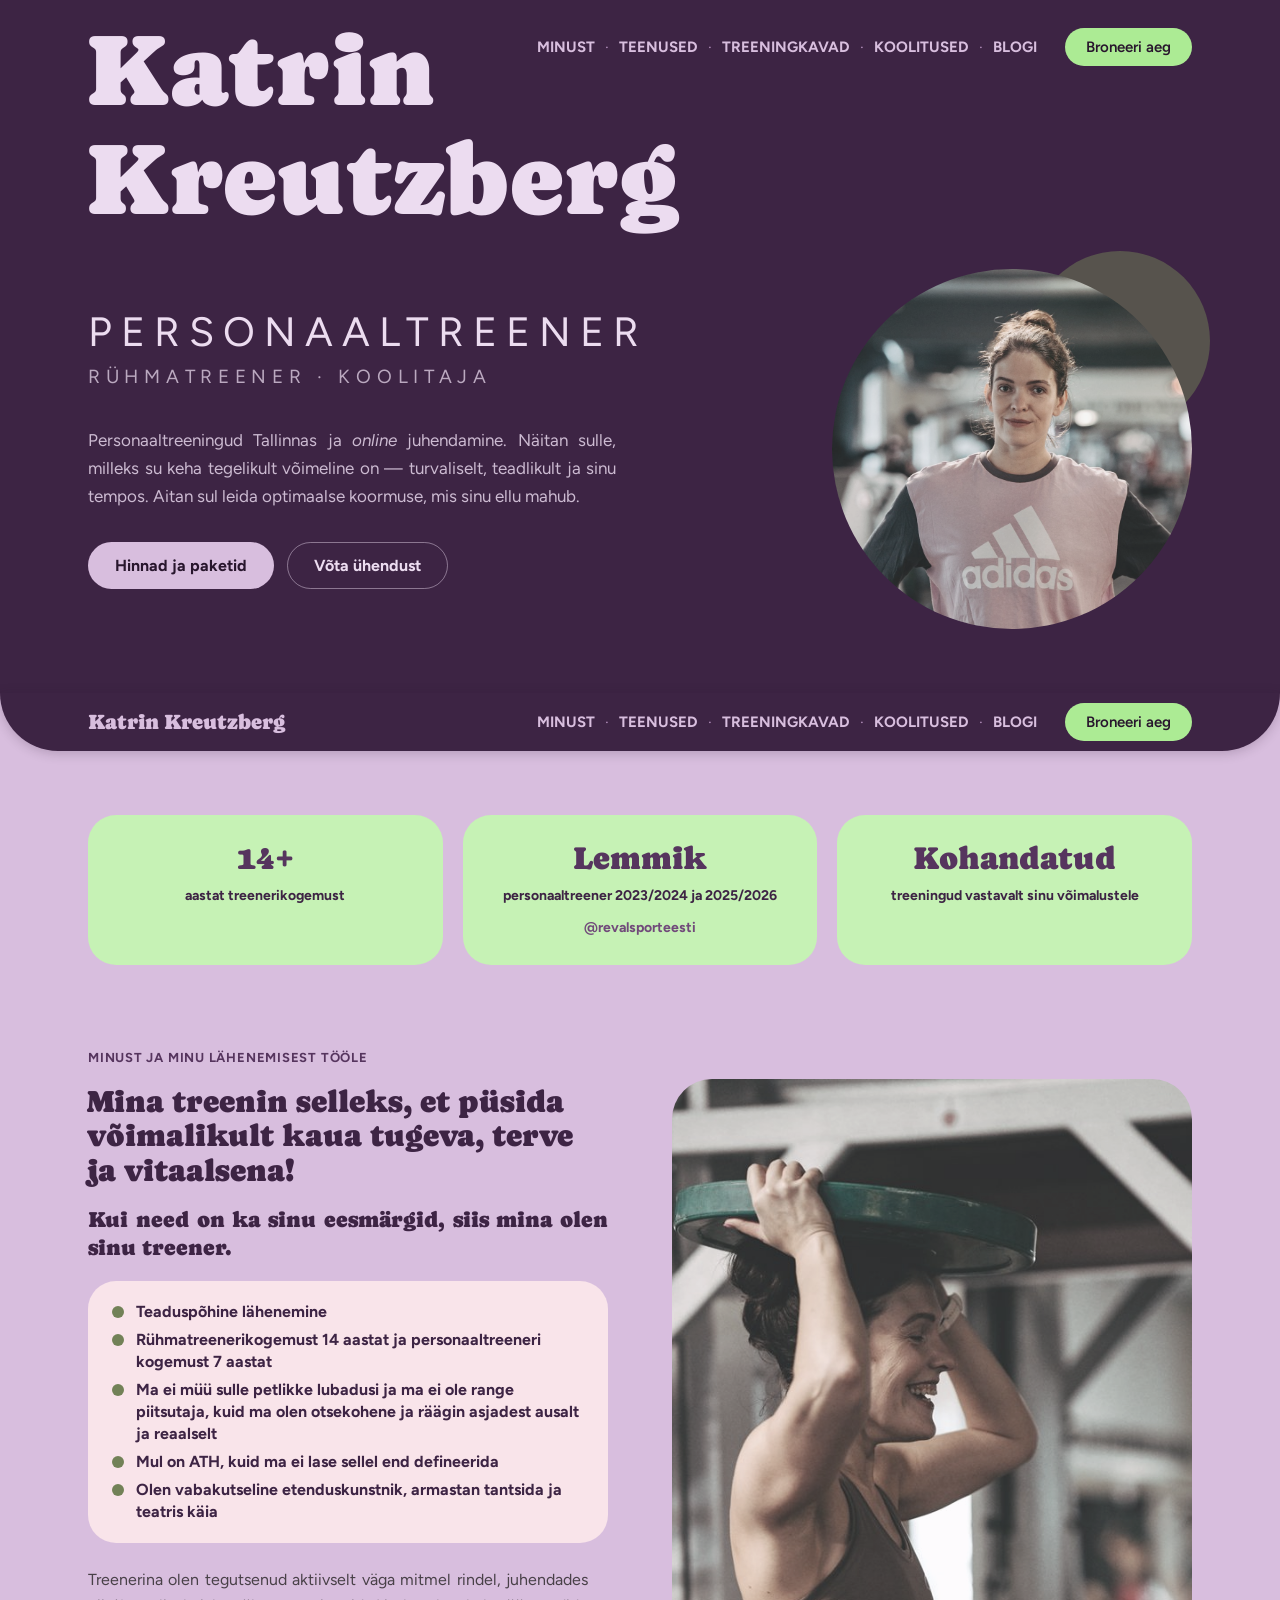
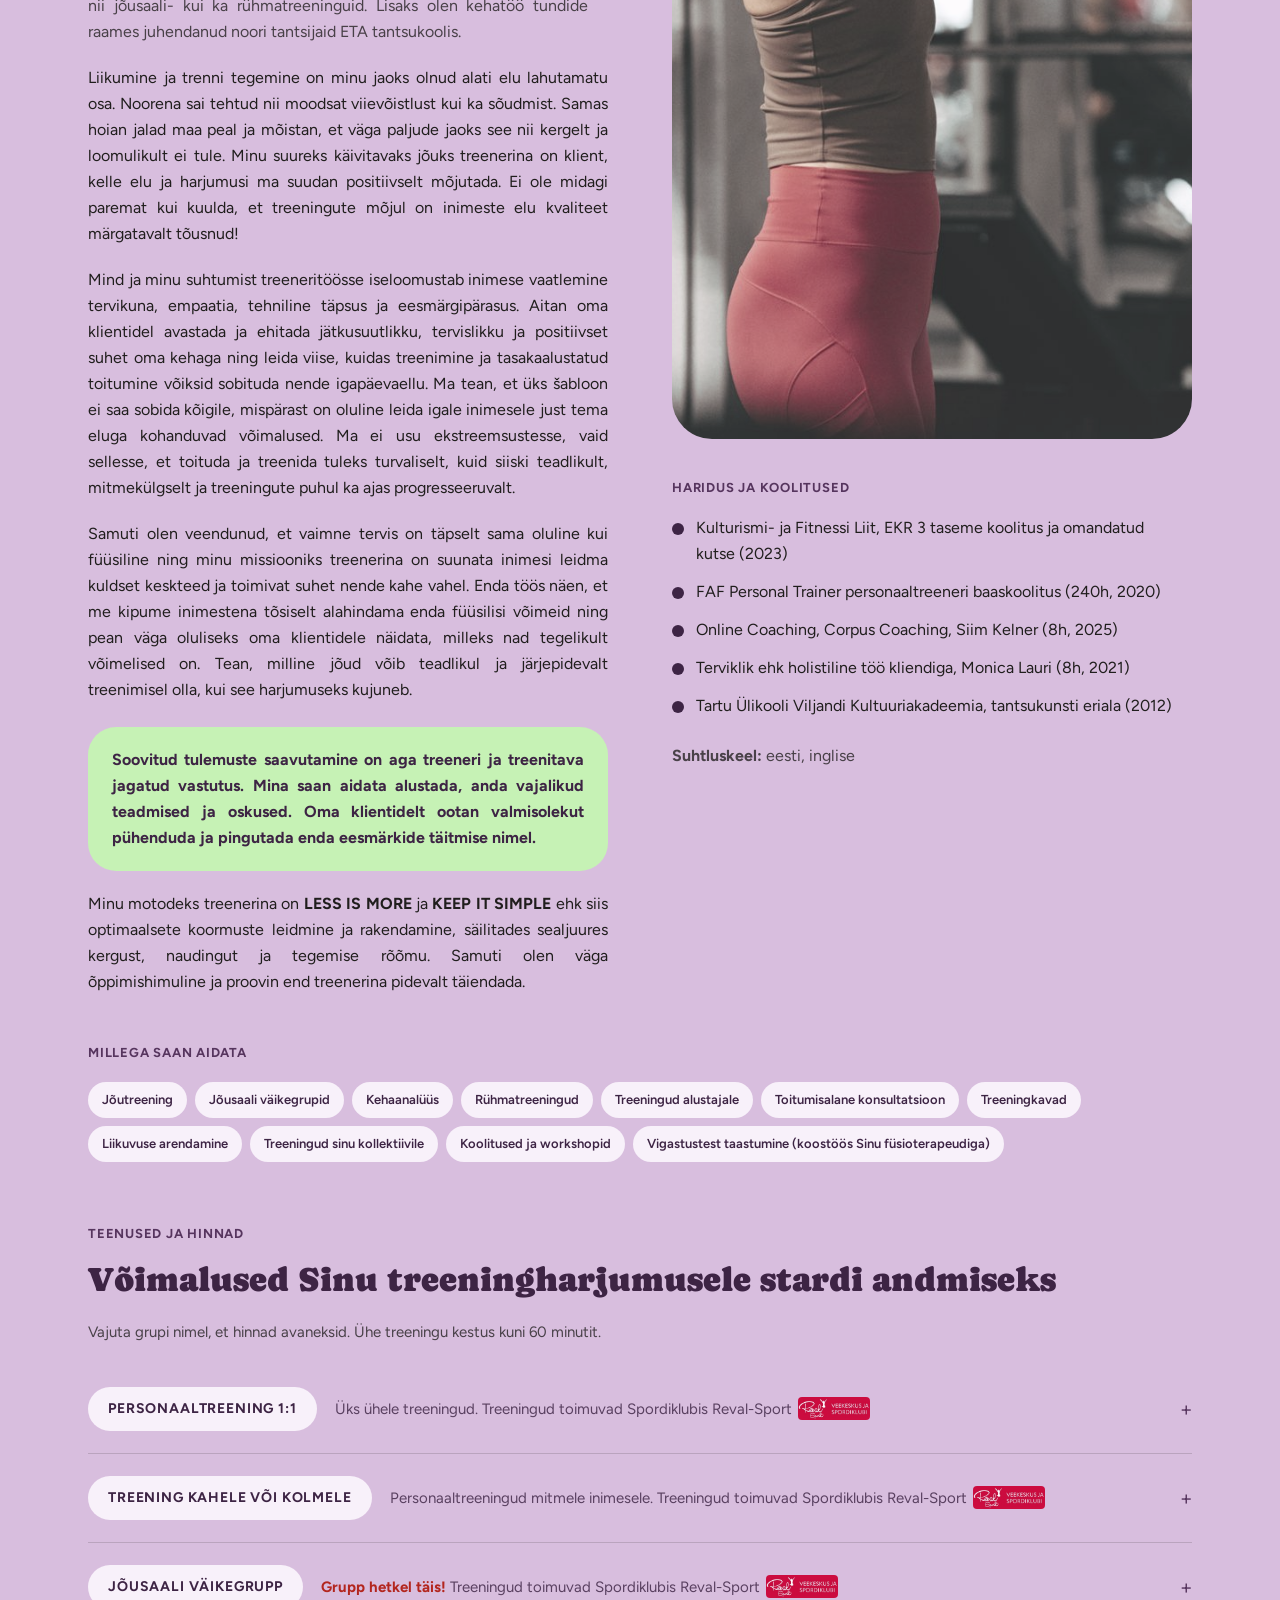
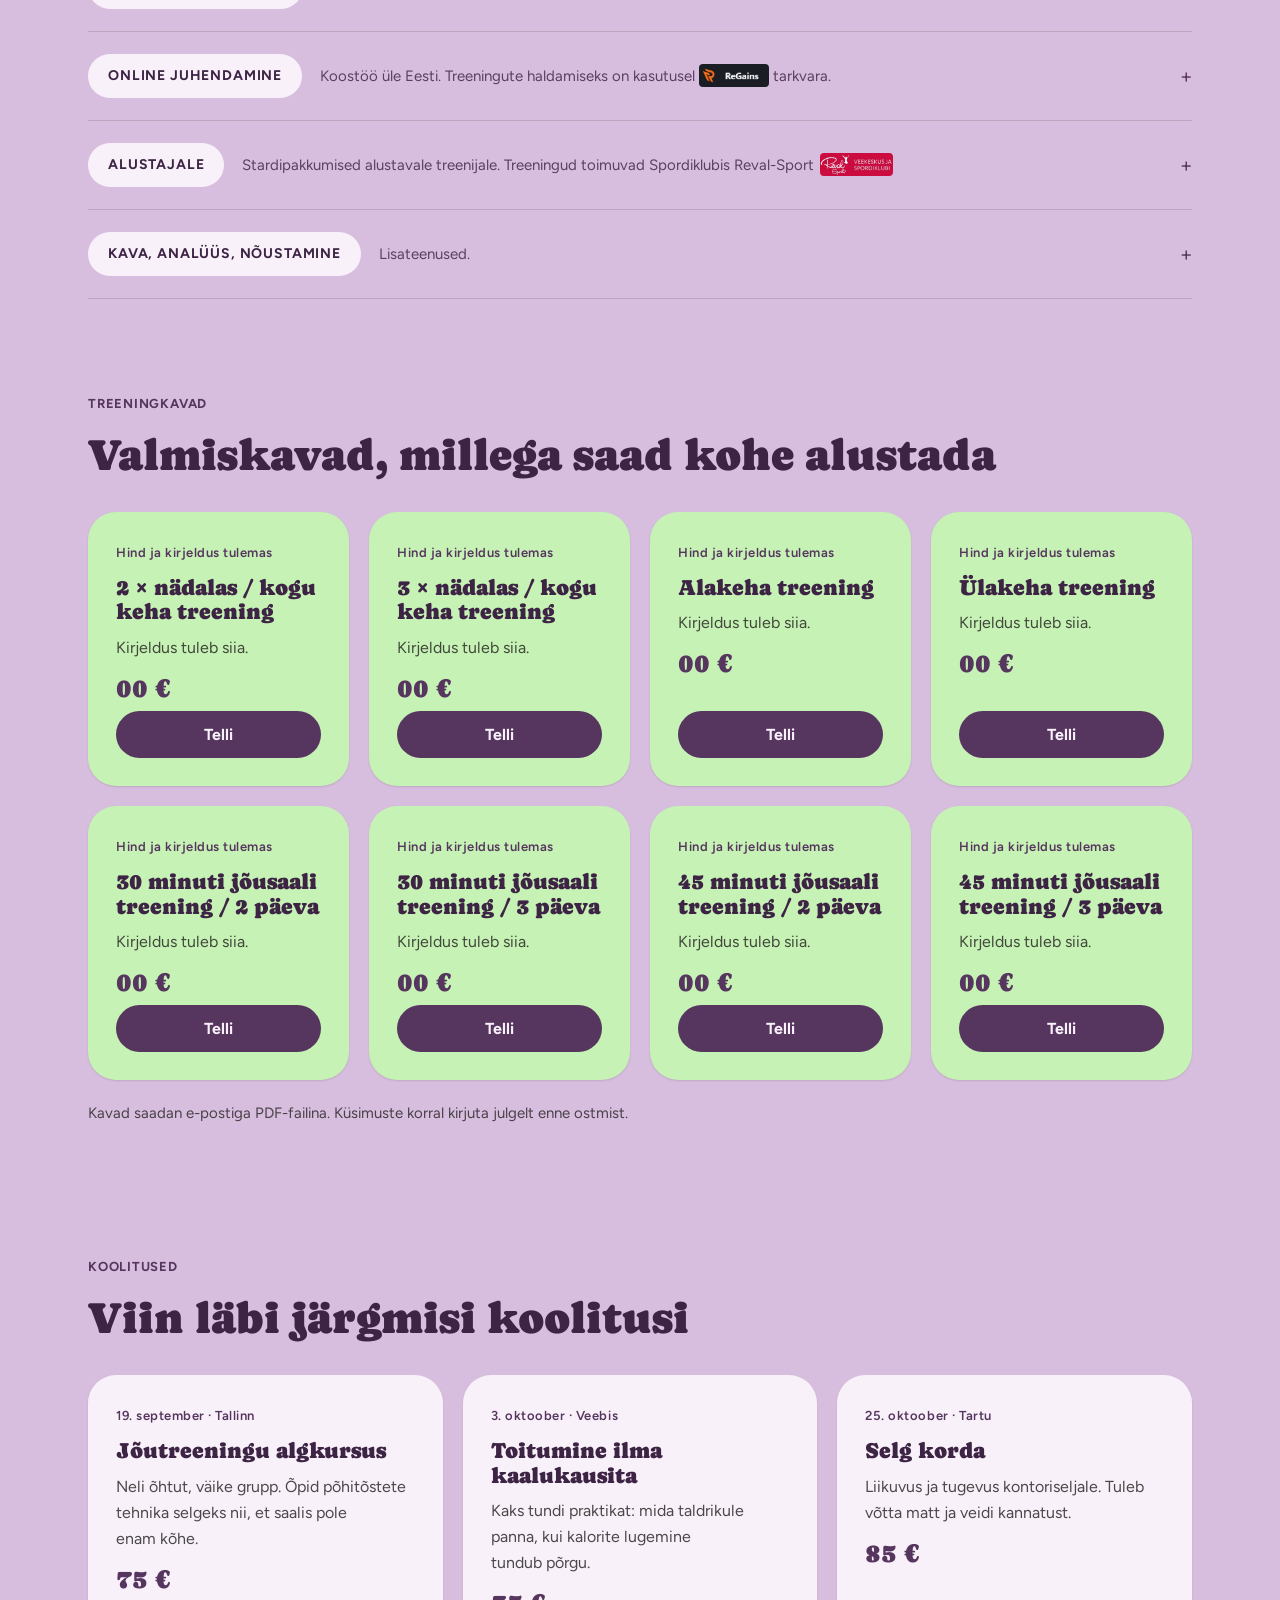
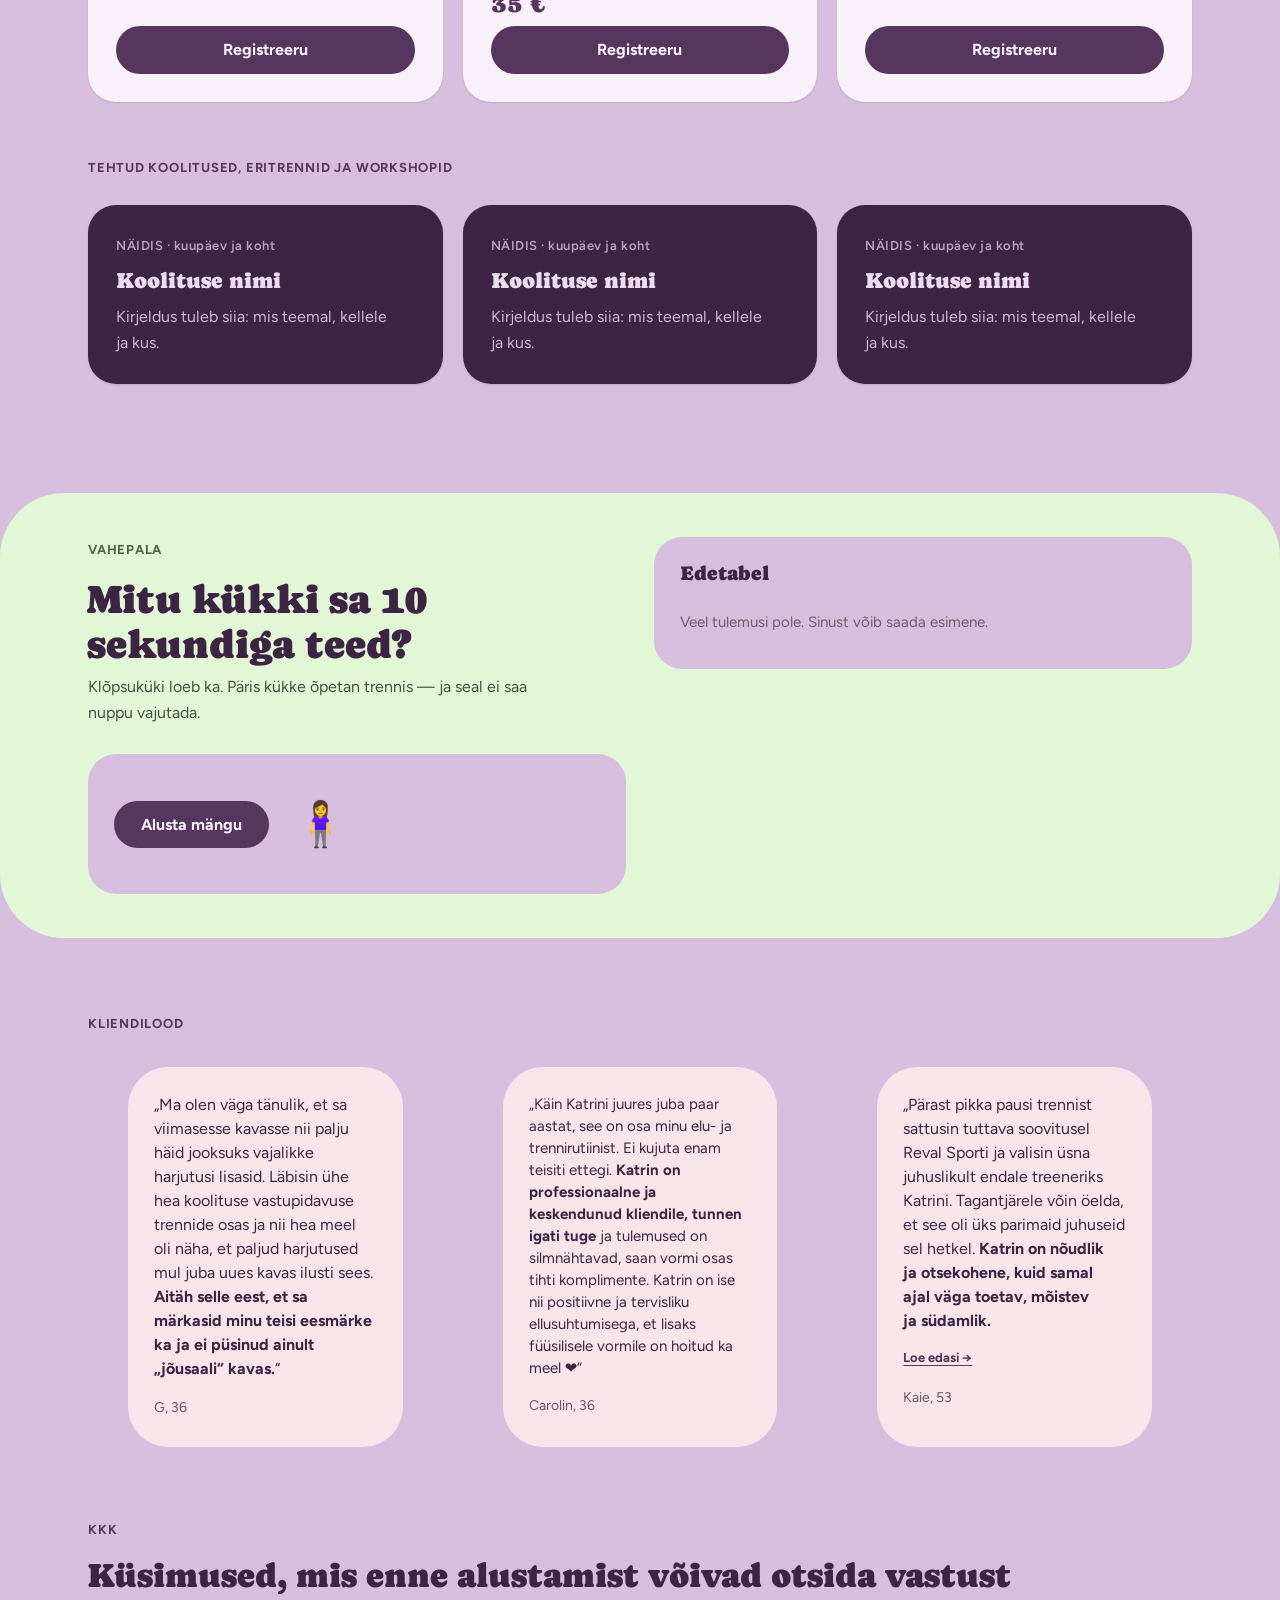
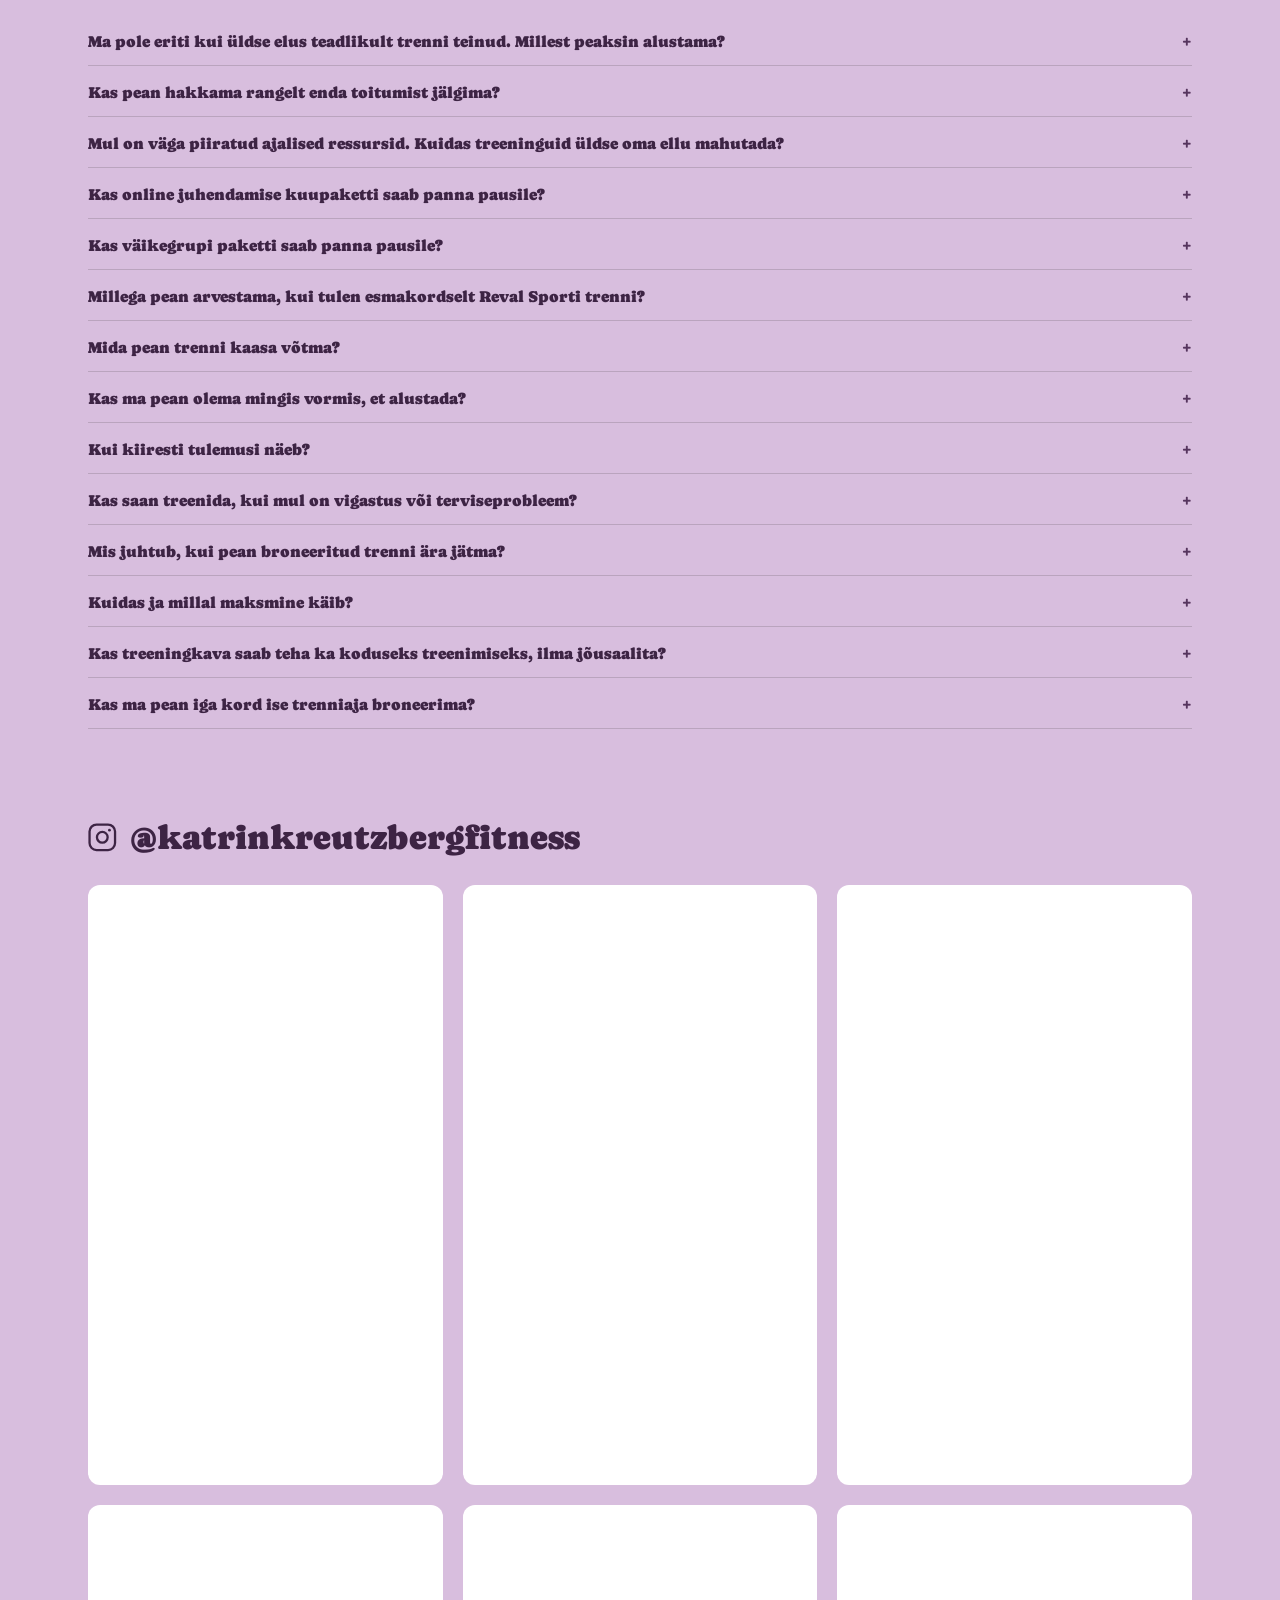
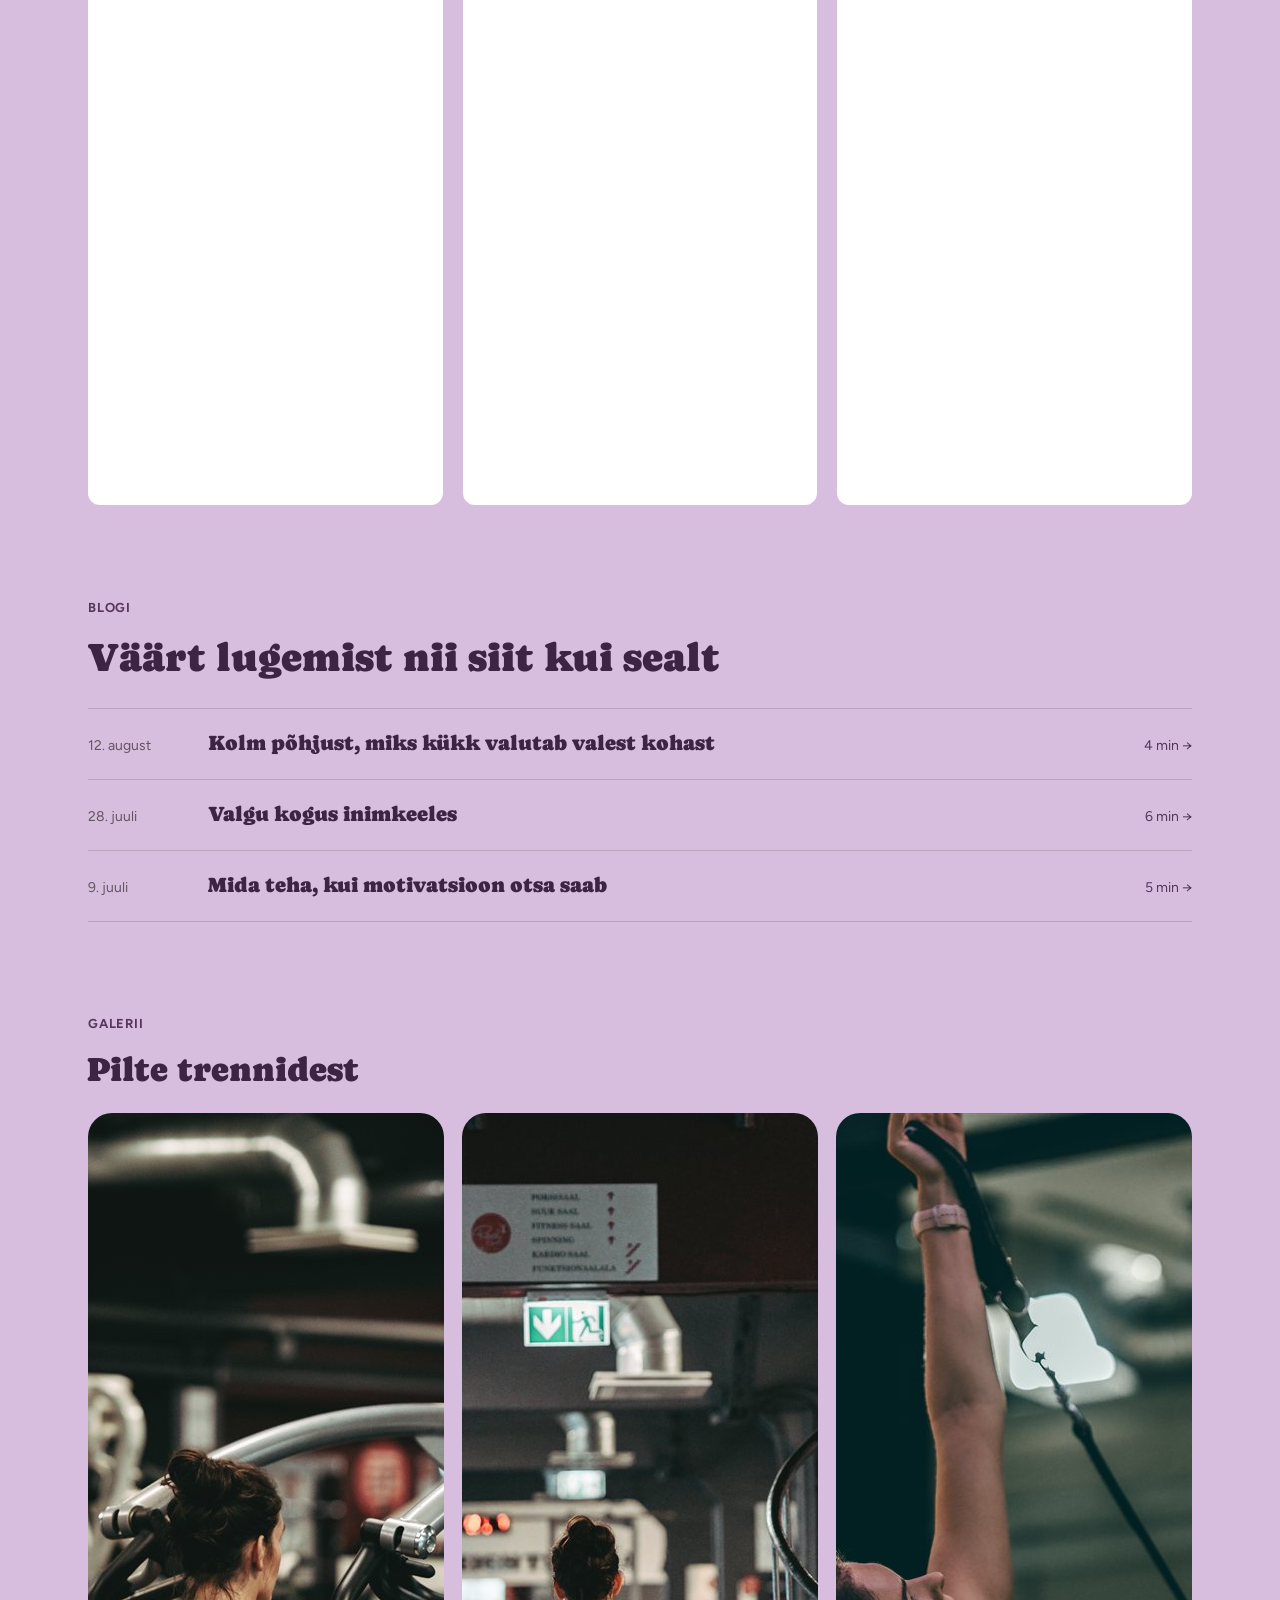
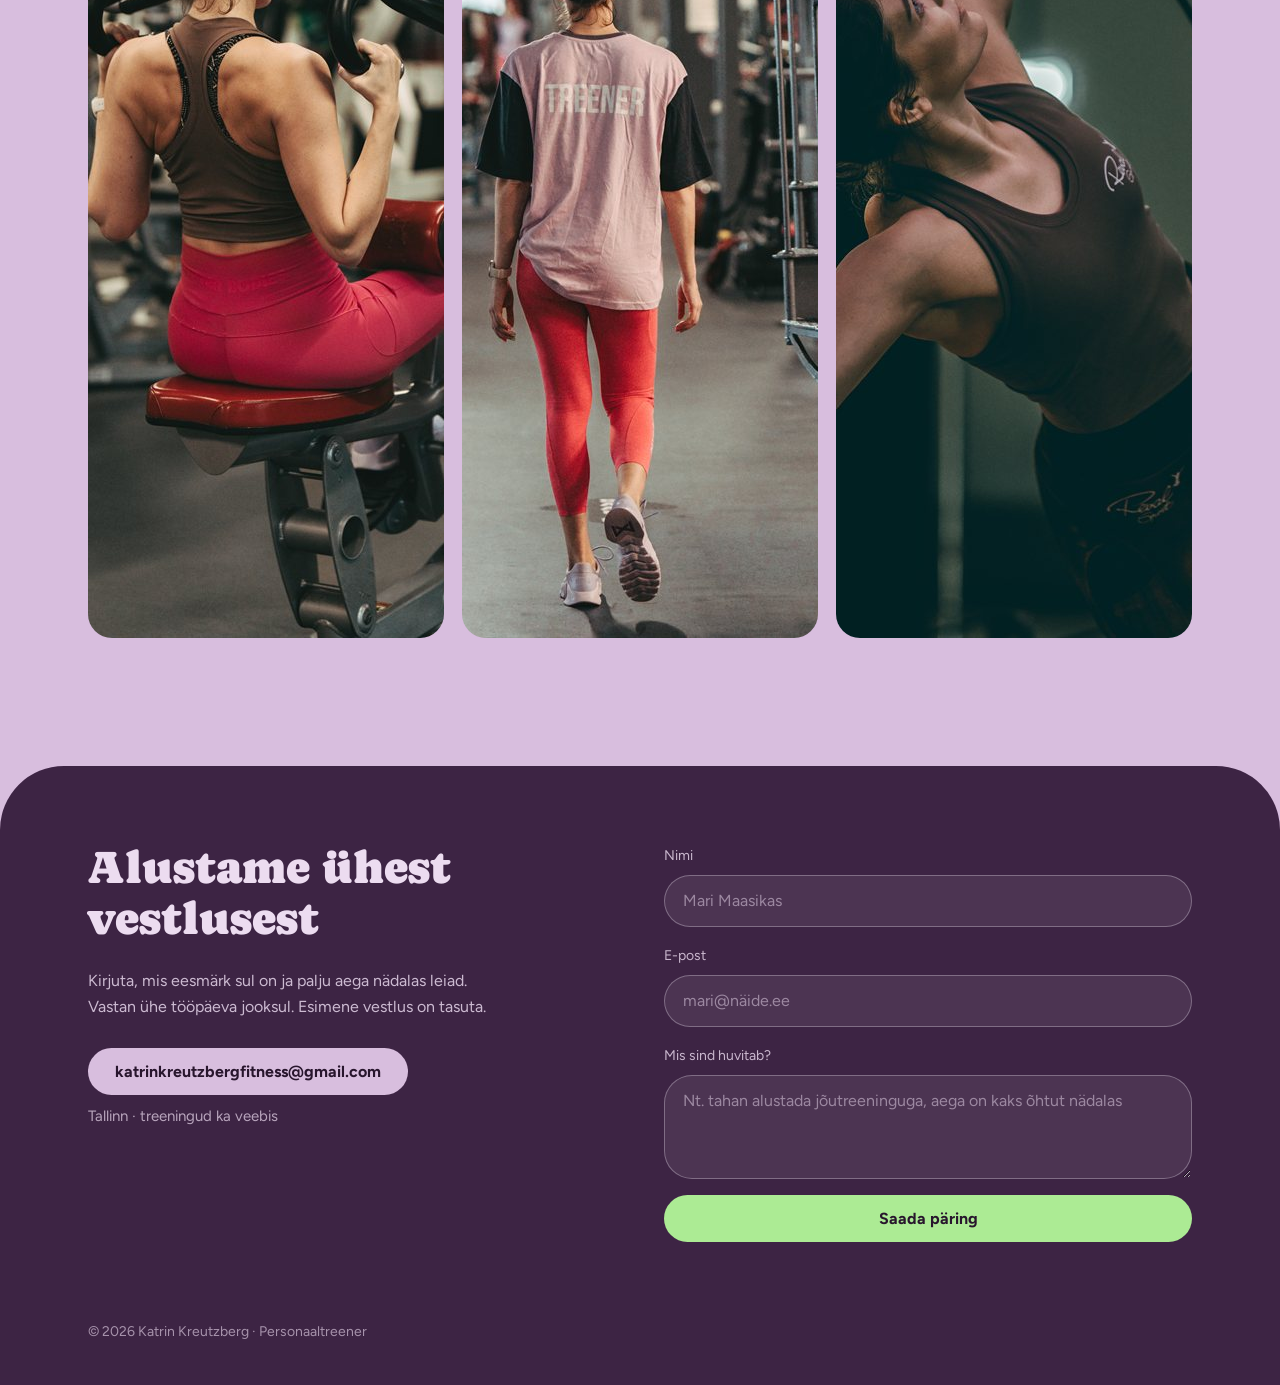
<file: index.html>
<!DOCTYPE html>
<html lang="et">
<head>
<meta charset="UTF-8">
<meta name="viewport" content="width=device-width, initial-scale=1.0">
<title>Katrin Kreutzberg — personaaltreener ja koolitaja</title>
<meta name="description" content="Personaal- ja rühmatreeningud Tallinnas, online juhendamine ja treeningkavad. 14+ aastat kogemust. Teaduspõhine lähenemine inimlikus tempos.">
<meta property="og:title" content="Katrin Kreutzberg - Personaaltreener, koolitaja">
<meta property="og:description" content="Jõukohased treeningud, turvaliselt ja teadlikult.">
<meta property="og:type" content="website">
<meta property="og:url" content="https://katrinkreutzberg.ee/">
<meta property="og:image" content="https://katrinkreutzberg.ee/img/jagamispilt.jpg">
<meta property="og:image:width" content="1200">
<meta property="og:image:height" content="630">
<meta property="og:image:alt" content="Katrin Kreutzberg jõusaalis">
<meta name="twitter:card" content="summary_large_image">
<link rel="preconnect" href="https://fonts.googleapis.com">
<link rel="preconnect" href="https://fonts.gstatic.com" crossorigin>
<link href="https://fonts.googleapis.com/css2?family=Caprasimo&family=Figtree:wght@400;600;700&display=swap" rel="stylesheet">
<link rel="stylesheet" href="style.css?v=141">
</head>
<body>

<!-- ═══ HERO ═══ -->
<section class="hero dark" id="ules">
  <nav class="nav">
    <h1 class="nav-title"><a href="index.html" style="text-decoration:none;color:inherit">Katrin Kreutzberg</a></h1>
    <div class="nav-links">
      <a href="#minust">Minust</a>
      <a href="#teenused">Teenused</a>
      <a href="#treeningkavad">Treeningkavad</a>
      <a href="#koolitused">Koolitused</a>
      <a href="#blogi">Blogi</a>
      <a href="#kontakt" class="btn btn-green btn-sm">Broneeri aeg</a>
    </div>
  </nav>
  <div class="hero-grid">
    <div>
      <p class="hero-role">Personaaltreener</p>
      <p class="hero-role-sub">Rühmatreener · Koolitaja</p>
      <p class="lead muted" style="max-width:48ch;margin-top:36px;text-align:justify;hyphens:auto">Personaaltreeningud Tallinnas ja <em>online</em> juhendamine. Näitan sulle, milleks su keha tegelikult võimeline on — turvaliselt, teadlikult ja sinu tempos. Aitan sul leida optimaalse koormuse, mis sinu ellu mahub.</p>
      <div class="row">
        <a href="#teenused" class="btn btn-light">Hinnad ja paketid</a>
        <a href="#kontakt" class="btn" style="border-color:rgba(236,220,240,.45);color:#ecdcf0">Võta ühendust</a>
      </div>
    </div>
    <div class="hero-photo">
      <figure class="washed">
        <img class="ph" src="img/katrin-portree.jpg?v=2" alt="Katrin Kreutzberg, personaaltreener" width="800" height="800">
      </figure>
    </div>
  </div>
</section>

<!-- ═══ KERIMISEL PÜSIV MENÜÜRIBA ═══ -->
<div class="stickybar">
  <div class="stickybar-inner">
    <a class="stickybar-name" href="#ules">Katrin Kreutzberg</a>
    <div class="nav-links">
      <a href="#minust">Minust</a>
      <a href="#teenused">Teenused</a>
      <a href="#treeningkavad">Treeningkavad</a>
      <a href="#koolitused">Koolitused</a>
      <a href="#blogi">Blogi</a>
      <a href="#kontakt" class="btn btn-green btn-sm">Broneeri aeg</a>
    </div>
  </div>
</div>

<div class="wrap">

  <!-- ═══ NUMBRID ═══ -->
  <section class="section stats">
    <div class="stat"><b>14+</b><span>aastat treenerikogemust</span></div>
    <div class="stat"><b>Lemmik</b><span>personaaltreener 2023/2024 ja 2025/2026<br><a class="stat-link" href="https://www.instagram.com/revalsporteesti/" target="_blank" rel="noopener">@revalsporteesti</a></span></div>
    <div class="stat"><b>Kohandatud</b><span>treeningud vastavalt sinu võimalustele</span></div>
  </section>

  <!-- ═══ MINUST ═══ -->
  <section class="section split" id="minust">
    <div>
      <span class="kicker">Minust ja minu lähenemisest tööle</span>
      <h2 class="h-lg plum">Mina treenin selleks, et püsida võimalikult kaua tugeva, terve ja vitaalsena!</h2>
      <p style="margin-top:18px;font-family:var(--font-heading);font-size:clamp(16px,1.75vw,22px);line-height:1.25;color:var(--plum-800)">Kui need on ka sinu eesmärgid, siis mina olen sinu treener.</p>
      <ul class="ticks ticks-green" style="margin-top:20px">
        <li><i></i><span>Teaduspõhine lähenemine</span></li>
        <li><i></i><span>Rühmatreenerikogemust 14 aastat ja personaaltreeneri kogemust 7 aastat</span></li>
        <li><i></i><span>Ma ei müü sulle petlikke lubadusi ja ma ei ole range piitsutaja, kuid ma olen otsekohene ja räägin asjadest ausalt ja reaalselt</span></li>
        <li><i></i><span>Mul on ATH, kuid ma ei lase sellel end defineerida</span></li>
        <li><i></i><span>Olen vabakutseline etenduskunstnik, armastan tantsida ja teatris käia</span></li>
      </ul>
      <p class="muted" style="max-width:50ch;margin-top:24px">Treenerina olen tegutsenud aktiivselt väga mitmel rindel, juhendades nii jõusaali- kui ka rühmatreeninguid. Lisaks olen kehatöö tundide raames juhendanud noori tantsijaid ETA tantsukoolis.</p>
      <p style="margin-top:20px">Liikumine ja trenni tegemine on minu jaoks olnud alati elu lahutamatu osa. Noorena sai tehtud nii moodsat viievõistlust kui ka sõudmist. Samas hoian jalad maa peal ja mõistan, et väga paljude jaoks see nii kergelt ja loomulikult ei tule. Minu suureks käivitavaks jõuks treenerina on klient, kelle elu ja harjumusi ma suudan positiivselt mõjutada. Ei ole midagi paremat kui kuulda, et treeningute mõjul on inimeste elu kvaliteet märgatavalt tõusnud!</p>
      <p style="margin-top:20px">Mind ja minu suhtumist treeneritöösse iseloomustab inimese vaatlemine tervikuna, empaatia, tehniline täpsus ja eesmärgipärasus. Aitan oma klientidel avastada ja ehitada jätkusuutlikku, tervislikku ja positiivset suhet oma kehaga ning leida viise, kuidas treenimine ja tasakaalustatud toitumine võiksid sobituda nende igapäevaellu. Ma tean, et üks šabloon ei saa sobida kõigile, mispärast on oluline leida igale inimesele just tema eluga kohanduvad võimalused. Ma ei usu ekstreemsustesse, vaid sellesse, et toituda ja treenida tuleks turvaliselt, kuid siiski teadlikult, mitmekülgselt ja treeningute puhul ka ajas progresseeruvalt.</p>
      <p style="margin-top:20px">Samuti olen veendunud, et vaimne tervis on täpselt sama oluline kui füüsiline ning minu missiooniks treenerina on suunata inimesi leidma kuldset keskteed ja toimivat suhet nende kahe vahel. Enda töös näen, et me kipume inimestena tõsiselt alahindama enda füüsilisi võimeid ning pean väga oluliseks oma klientidele näidata, milleks nad tegelikult võimelised on. Tean, milline jõud võib teadlikul ja järjepidevalt treenimisel olla, kui see harjumuseks kujuneb.</p>
      <p class="callout">Soovitud tulemuste saavutamine on aga treeneri ja treenitava jagatud vastutus. Mina saan aidata alustada, anda vajalikud teadmised ja oskused. Oma klientidelt ootan valmisolekut pühenduda ja pingutada enda eesmärkide täitmise nimel.</p>
      <p style="margin-top:20px">Minu motodeks treenerina on <strong>LESS IS MORE</strong> ja <strong>KEEP IT SIMPLE</strong> ehk siis optimaalsete koormuste leidmine ja rakendamine, säilitades sealjuures kergust, naudingut ja tegemise rõõmu. Samuti olen väga õppimishimuline ja proovin end treenerina pidevalt täiendada.</p>
    </div>
    <div>
      <figure class="washed">
        <img class="ph" src="img/treening-1.jpg?v=2" alt="Katrin treeningut juhendamas" width="800" height="960">
      </figure>

      <span class="kicker" style="margin-top:36px">Haridus ja koolitused</span>
      <ul class="ticks" style="margin-top:0">
        <li><i></i><span>Kulturismi- ja Fitnessi Liit, EKR 3 taseme koolitus ja omandatud kutse (2023)</span></li>
        <li><i></i><span>FAF Personal Trainer personaaltreeneri baaskoolitus (240h, 2020)</span></li>
        <li><i></i><span>Online Coaching, Corpus Coaching, Siim Kelner (8h, 2025)</span></li>
        <li><i></i><span>Terviklik ehk holistiline töö kliendiga, Monica Lauri (8h, 2021)</span></li>
        <li><i></i><span>Tartu Ülikooli Viljandi Kultuuriakadeemia, tantsukunsti eriala (2012)</span></li>
      </ul>

      <p class="muted" style="margin-top:24px"><strong>Suhtluskeel:</strong> eesti, inglise</p>
    </div>
  </section>
  <section class="section" id="oskused">
    <span class="kicker" style="margin-bottom:16px">Millega saan aidata</span>
    <div class="row" style="gap:8px;margin-top:0">
      <span class="tag tag-plum">Jõutreening</span>
      <span class="tag tag-plum">Jõusaali väikegrupid</span>
      <span class="tag tag-plum">Kehaanalüüs</span>
      <span class="tag tag-plum">Rühmatreeningud</span>
      <span class="tag tag-plum">Treeningud alustajale</span>
      <span class="tag tag-plum">Toitumisalane konsultatsioon</span>
      <span class="tag tag-plum">Treeningkavad</span>
      <span class="tag tag-plum">Liikuvuse arendamine</span>
      <span class="tag tag-plum">Treeningud sinu kollektiivile</span>
      <span class="tag tag-plum">Koolitused ja workshopid</span>
      <span class="tag tag-plum">Vigastustest taastumine (koostöös Sinu füsioterapeudiga)</span>
    </div>
  </section>


  <!-- ═══ TEENUSED ═══ -->
  <section class="section" id="teenused">
    <span class="kicker">Teenused ja hinnad</span>
    <h2 class="h-lg plum" style="margin-bottom:20px">Võimalused Sinu treeningharjumusele stardi andmiseks</h2>
    <p class="muted" style="margin-bottom:20px;font-size:15px">Vajuta grupi nimel, et hinnad avaneksid. Ühe treeningu kestus kuni 60 minutit.</p>

    <details class="pricegroup">
      <summary><span class="pg-head"><span class="tag tag-plum">Personaaltreening 1:1</span><span class="pg-desc">Üks ühele treeningud. Treeningud toimuvad Spordiklubis Reval-Sport <a href="https://www.revalsport.ee" target="_blank" rel="noopener" onclick="event.stopPropagation()" aria-label="Reval Spordi koduleht"><img class="reval-logo" src="img/reval-logo.jpg" alt="Reval Sport" width="232" height="72"></a></span></span><i>+</i></summary>
      <div class="table-scroll">
        <table class="table price-table">
          <tbody>
            <tr>
              <td class="name">Personaaltreening</td>
              <td class="muted">Üks kuni 60-minutiline treening jõusaalis.</td>
              <td class="nowrap">55 €</td>
              <td><a href="#kontakt" class="btn btn-primary btn-sm">Broneeri</a></td>
            </tr>
            <tr>
              <td class="name">3× personaaltreening</td>
              <td class="muted">3 kuni 60-minutilist treeningut jõusaalis (ühe treeningu hind 50 eurot).</td>
              <td class="nowrap">149 €</td>
              <td><a href="#kontakt" class="btn btn-primary btn-sm">Broneeri</a></td>
            </tr>
            <tr>
              <td class="name">5× personaaltreening</td>
              <td class="muted">5 kuni 60-minutilist treeningut jõusaalis (ühe treeningu hind 46 eurot).</td>
              <td class="nowrap">229 €</td>
              <td><a href="#kontakt" class="btn btn-primary btn-sm">Broneeri</a></td>
            </tr>
            <tr>
              <td class="name">8× personaaltreening</td>
              <td class="muted">8 kuni 60-minutilist treeningut jõusaalis (ühe treeningu hind 44 eurot).</td>
              <td class="nowrap">349 €</td>
              <td><a href="#kontakt" class="btn btn-primary btn-sm">Broneeri</a></td>
            </tr>
            <tr>
              <td class="name">Personaaltreeningu ühekordne pääs</td>
              <td class="muted">Erihinnaga sissepääs klubisse, treeningajaga 2h.</td>
              <td class="nowrap">8 €</td>
              <td><a href="#kontakt" class="btn btn-primary btn-sm">Broneeri</a></td>
            </tr>
            <tr>
              <td class="name">Seeniorite personaaltreening</td>
              <td class="muted">Hind kehtib alates 60-aastastele treenijatele.</td>
              <td class="nowrap">45 €</td>
              <td><a href="#kontakt" class="btn btn-primary btn-sm">Broneeri</a></td>
            </tr>
          </tbody>
        </table>
      </div>
    </details>

    <details class="pricegroup">
      <summary><span class="pg-head"><span class="tag tag-plum">Treening kahele või kolmele</span><span class="pg-desc">Personaaltreeningud mitmele inimesele. Treeningud toimuvad Spordiklubis Reval-Sport <a href="https://www.revalsport.ee" target="_blank" rel="noopener" onclick="event.stopPropagation()" aria-label="Reval Spordi koduleht"><img class="reval-logo" src="img/reval-logo.jpg" alt="Reval Sport" width="232" height="72"></a></span></span><i>+</i></summary>
      <div class="table-scroll">
        <table class="table price-table">
          <tbody>
            <tr>
              <td class="name">Personaaltreening 2-le</td>
              <td class="muted">Üks kuni 60-minutiline treening jõusaalis.</td>
              <td class="nowrap">65 €</td>
              <td><a href="#kontakt" class="btn btn-primary btn-sm">Broneeri</a></td>
            </tr>
            <tr>
              <td class="name">Personaaltreening kahele 3×</td>
              <td class="muted">3 kuni 60-minutilist treeningut jõusaalis (ühe treeningu hind 59 eurot).</td>
              <td class="nowrap">175 €</td>
              <td><a href="#kontakt" class="btn btn-primary btn-sm">Broneeri</a></td>
            </tr>
            <tr>
              <td class="name">Personaaltreening kahele 5×</td>
              <td class="muted">5 kuni 60-minutilist treeningut jõusaalis (ühe treeningu hind 55 eurot).</td>
              <td class="nowrap">275 €</td>
              <td><a href="#kontakt" class="btn btn-primary btn-sm">Broneeri</a></td>
            </tr>
            <tr>
              <td class="name">Personaaltreening kahele 8×</td>
              <td class="muted">8 kuni 60-minutilist treeningut jõusaalis (ühe treeningu hind 50 eurot).</td>
              <td class="nowrap">399 €</td>
              <td><a href="#kontakt" class="btn btn-primary btn-sm">Broneeri</a></td>
            </tr>
            <tr>
              <td class="name">Personaaltreening 3-le</td>
              <td class="muted">Üks kuni 60-minutiline treening jõusaalis.</td>
              <td class="nowrap">75 €</td>
              <td><a href="#kontakt" class="btn btn-primary btn-sm">Broneeri</a></td>
            </tr>
          </tbody>
        </table>
      </div>
    </details>

    <details class="pricegroup">
      <summary><span class="pg-head"><span class="tag tag-plum">Jõusaali väikegrupp</span><span class="pg-desc"><strong class="alert">Grupp hetkel täis!</strong> Treeningud toimuvad Spordiklubis Reval-Sport <a href="https://www.revalsport.ee" target="_blank" rel="noopener" onclick="event.stopPropagation()" aria-label="Reval Spordi koduleht"><img class="reval-logo" src="img/reval-logo.jpg" alt="Reval Sport" width="232" height="72"></a></span></span><i>+</i></summary>
      <div class="table-scroll">
        <table class="table price-table">
          <tbody>
            <tr>
              <td class="name">Väikegrupi personaaltreening 5×</td>
              <td class="muted">5 kuni 60-minutilist treeningut jõusaalis.</td>
              <td class="nowrap">49 € / kuus</td>
              <td><a href="#kontakt" class="btn btn-primary btn-sm">Broneeri</a></td>
            </tr>
          </tbody>
        </table>
      </div>
    </details>

    <details class="pricegroup">
      <summary><span class="pg-head"><span class="tag tag-plum">Online juhendamine</span><span class="pg-desc">Koostöö üle Eesti. Treeningute haldamiseks on kasutusel <a href="https://regains.fit/" target="_blank" rel="noopener" onclick="event.stopPropagation()" aria-label="ReGainsi koduleht"><img class="regains-logo" src="img/regains-logo.jpg" alt="ReGains" width="196" height="63"></a> tarkvara.</span></span><i>+</i></summary>
      <div class="table-scroll">
        <table class="table price-table">
          <tbody>
            <tr>
              <td class="name">Kava uuendamine</td>
              <td class="muted">Veebis kava uuendamine.</td>
              <td class="nowrap">49 € / kuu</td>
              <td><a href="#kontakt" class="btn btn-primary btn-sm">Broneeri</a></td>
            </tr>
            <tr>
              <td class="name">Kava + check-in</td>
              <td class="muted">Veebis kava uuendamine ja iganädalane check-in.</td>
              <td class="nowrap">79 € / kuu</td>
              <td><a href="#kontakt" class="btn btn-primary btn-sm">Broneeri</a></td>
            </tr>
            <tr>
              <td class="name">Kava + check-in + 1 treening</td>
              <td class="muted">Veebis kava uuendamine, iganädalane check-in ja 1 personaaltreening kuus.</td>
              <td class="nowrap">129 € / kuu</td>
              <td><a href="#kontakt" class="btn btn-primary btn-sm">Broneeri</a></td>
            </tr>
            <tr>
              <td class="name">Kava + check-in + 2 treeningut</td>
              <td class="muted">Veebis kava uuendamine, iganädalane check-in ja 2 personaaltreeningut kuus.</td>
              <td class="nowrap">179 € / kuu</td>
              <td><a href="#kontakt" class="btn btn-primary btn-sm">Broneeri</a></td>
            </tr>
          </tbody>
        </table>
      </div>
    </details>

    <details class="pricegroup">
      <summary><span class="pg-head"><span class="tag tag-plum">Alustajale</span><span class="pg-desc">Stardipakkumised alustavale treenijale. Treeningud toimuvad Spordiklubis Reval-Sport <a href="https://www.revalsport.ee" target="_blank" rel="noopener" onclick="event.stopPropagation()" aria-label="Reval Spordi koduleht"><img class="reval-logo" src="img/reval-logo.jpg" alt="Reval Sport" width="232" height="72"></a></span></span><i>+</i></summary>
      <div class="table-scroll">
        <table class="table price-table">
          <tbody>
            <tr>
              <td class="name">Pakett „START“ 1</td>
              <td class="muted">Soovi korral kehaanalüüs ehk kehakompositsiooni mõõtmine, konsultatsioon, toitumine (kohtumise kestus kuni 45 minutit).<br><strong>Enne kehaanalüüsi peab olema 2h söömata ja joomata.</strong></td>
              <td class="nowrap">30 €</td>
              <td><a href="#kontakt" class="btn btn-primary btn-sm">Broneeri</a></td>
            </tr>
            <tr>
              <td class="name">Pakett „START“ 2</td>
              <td class="muted">Soovi korral kehaanalüüs ehk kehakompositsiooni mõõtmine, konsultatsioon, toitumine ja personaaltreening (kohtumise kestus 1,5 h).<br><strong>Enne kehaanalüüsi peab olema 2h söömata ja joomata.</strong></td>
              <td class="nowrap">49 €</td>
              <td><a href="#kontakt" class="btn btn-primary btn-sm">Broneeri</a></td>
            </tr>
            <tr>
              <td class="name">Ületa hirm jõusaali ees</td>
              <td class="muted">Proovitreening jõusaalis.</td>
              <td class="nowrap">45 €</td>
              <td><a href="#kontakt" class="btn btn-primary btn-sm">Broneeri</a></td>
            </tr>
          </tbody>
        </table>
      </div>
    </details>

    <details class="pricegroup">
      <summary><span class="pg-head"><span class="tag tag-plum">Kava, analüüs, nõustamine</span><span class="pg-desc">Lisateenused.</span></span><i>+</i></summary>
      <div class="table-scroll">
        <table class="table price-table">
          <tbody>
            <tr>
              <td class="name">Treeningkava</td>
              <td class="muted">PDF-formaadis treeningkava, mis sisaldab meelespead ning treeningud koos harjutuste kirjelduste, raskuste ja soovitustega progresseerumiseks.</td>
              <td class="nowrap">49 €</td>
              <td><a href="#kontakt" class="btn btn-primary btn-sm">Telli</a></td>
            </tr>
            <tr>
              <td class="name">Kehaanalüüs / esmane konsultatsioon</td>
              <td class="muted">Kehakompositsiooni mõõtmine ja/või koostöö kaardistamine (kestus 30–45 minutit).<br><strong>Enne kehaanalüüsi peab olema 2h söömata ja joomata.</strong></td>
              <td class="nowrap">30 €</td>
              <td><a href="#kontakt" class="btn btn-primary btn-sm">Broneeri</a></td>
            </tr>
            <tr>
              <td class="name">Toitumisalane konsultatsioon</td>
              <td class="muted">Sisaldab konsultatsiooni (soovi korral koos kehaanalüüsiga) ja toitumispäeviku põhjal tehtavat kirjalikku PDF-formaadis analüüsi koos soovitustega.</td>
              <td class="nowrap">89 €</td>
              <td><a href="#kontakt" class="btn btn-primary btn-sm">Broneeri</a></td>
            </tr>
          </tbody>
        </table>
      </div>
    </details>

  </section>

  <!-- ═══ TREENINGKAVAD ═══ -->
  <!-- NÄIDISSISU — asenda päris kavadega. Nupud viivad ajutiselt kontaktivormi;
       kui Stripe'i makselingid on olemas, asenda iga nupu href="#kontakt"
       lingiga kujul https://buy.stripe.com/xxxxx -->
  <section class="section" id="treeningkavad">
    <span class="kicker">Treeningkavad</span>
    <h2 class="h-lg plum" style="margin-bottom:32px">Valmiskavad, millega saad kohe alustada</h2>
    <div class="cards">
      <article class="card">
        <span class="card-kicker">Hind ja kirjeldus tulemas</span>
        <h3>2 × nädalas / kogu keha treening</h3>
        <p>Kirjeldus tuleb siia.</p>
        <p class="price">00 €</p>
        <a href="#kontakt" class="btn btn-primary btn-block">Telli</a>
      </article>
      <article class="card">
        <span class="card-kicker">Hind ja kirjeldus tulemas</span>
        <h3>3 × nädalas / kogu keha treening</h3>
        <p>Kirjeldus tuleb siia.</p>
        <p class="price">00 €</p>
        <a href="#kontakt" class="btn btn-primary btn-block">Telli</a>
      </article>
      <article class="card">
        <span class="card-kicker">Hind ja kirjeldus tulemas</span>
        <h3>Alakeha treening</h3>
        <p>Kirjeldus tuleb siia.</p>
        <p class="price">00 €</p>
        <a href="#kontakt" class="btn btn-primary btn-block">Telli</a>
      </article>
      <article class="card">
        <span class="card-kicker">Hind ja kirjeldus tulemas</span>
        <h3>Ülakeha treening</h3>
        <p>Kirjeldus tuleb siia.</p>
        <p class="price">00 €</p>
        <a href="#kontakt" class="btn btn-primary btn-block">Telli</a>
      </article>
      <article class="card">
        <span class="card-kicker">Hind ja kirjeldus tulemas</span>
        <h3>30 minuti jõusaali treening / 2 päeva</h3>
        <p>Kirjeldus tuleb siia.</p>
        <p class="price">00 €</p>
        <a href="#kontakt" class="btn btn-primary btn-block">Telli</a>
      </article>
      <article class="card">
        <span class="card-kicker">Hind ja kirjeldus tulemas</span>
        <h3>30 minuti jõusaali treening / 3 päeva</h3>
        <p>Kirjeldus tuleb siia.</p>
        <p class="price">00 €</p>
        <a href="#kontakt" class="btn btn-primary btn-block">Telli</a>
      </article>
      <article class="card">
        <span class="card-kicker">Hind ja kirjeldus tulemas</span>
        <h3>45 minuti jõusaali treening / 2 päeva</h3>
        <p>Kirjeldus tuleb siia.</p>
        <p class="price">00 €</p>
        <a href="#kontakt" class="btn btn-primary btn-block">Telli</a>
      </article>
      <article class="card">
        <span class="card-kicker">Hind ja kirjeldus tulemas</span>
        <h3>45 minuti jõusaali treening / 3 päeva</h3>
        <p>Kirjeldus tuleb siia.</p>
        <p class="price">00 €</p>
        <a href="#kontakt" class="btn btn-primary btn-block">Telli</a>
      </article>
    </div>
    <p class="muted" style="margin-top:20px;font-size:15px">Kavad saadan e-postiga PDF-failina. Küsimuste korral kirjuta julgelt enne ostmist.</p>
  </section>

  <!-- ═══ KOOLITUSED ═══ -->
  <section class="section" id="koolitused">
    <span class="kicker">Koolitused</span>
    <h2 class="h-lg" style="margin-bottom:32px">Viin läbi järgmisi koolitusi</h2>
    <div class="cards">
      <article class="card">
        <span class="card-kicker">19. september · Tallinn</span>
        <h3>Jõutreeningu algkursus</h3>
        <p>Neli õhtut, väike grupp. Õpid põhitõstete tehnika selgeks nii, et saalis pole enam kõhe.</p>
        <p class="price">75 €</p>
        <a href="#kontakt" class="btn btn-primary btn-block">Registreeru</a>
      </article>
      <article class="card">
        <span class="card-kicker">3. oktoober · Veebis</span>
        <h3>Toitumine ilma kaalukausita</h3>
        <p>Kaks tundi praktikat: mida taldrikule panna, kui kalorite lugemine tundub põrgu.</p>
        <p class="price">35 €</p>
        <a href="#kontakt" class="btn btn-primary btn-block">Registreeru</a>
      </article>
      <article class="card">
        <span class="card-kicker">25. oktoober · Tartu</span>
        <h3>Selg korda</h3>
        <p>Liikuvus ja tugevus kontoriseljale. Tuleb võtta matt ja veidi kannatust.</p>
        <p class="price">85 €</p>
        <a href="#kontakt" class="btn btn-primary btn-block">Registreeru</a>
      </article>
    </div>
  </section>

  <!-- ═══ TOIMUNUD KOOLITUSED ═══ -->
  <!-- NÄIDISSISU — asenda päris toimunud koolituste ja workshopidega -->
  <section class="section" id="toimunud">
    <span class="kicker" style="margin-bottom:24px">Tehtud koolitused, eritrennid ja workshopid</span>
    <div class="cards">
      <article class="card">
        <span class="card-kicker">NÄIDIS · kuupäev ja koht</span>
        <h3>Koolituse nimi</h3>
        <p>Kirjeldus tuleb siia: mis teemal, kellele ja kus.</p>
      </article>
      <article class="card">
        <span class="card-kicker">NÄIDIS · kuupäev ja koht</span>
        <h3>Koolituse nimi</h3>
        <p>Kirjeldus tuleb siia: mis teemal, kellele ja kus.</p>
      </article>
      <article class="card">
        <span class="card-kicker">NÄIDIS · kuupäev ja koht</span>
        <h3>Koolituse nimi</h3>
        <p>Kirjeldus tuleb siia: mis teemal, kellele ja kus.</p>
      </article>
    </div>
  </section>
</div>

<!-- ═══ KÜKIMÄNG ═══ -->
<section class="game">
  <div class="game-grid">
    <div>
      <span class="kicker">Vahepala</span>
      <h2 class="h-md">Mitu kükki sa 10 sekundiga teed?</h2>
      <p class="muted" style="max-width:46ch;margin:8px 0 28px">Klõpsuküki loeb ka. Päris kükke õpetan trennis — ja seal ei saa nuppu vajutada.</p>

      <div class="panel game-stage">
        <!-- ootel -->
        <div class="game-row" id="mangOotel">
          <button type="button" class="btn btn-primary" id="alustaNupp">Alusta mängu</button>
          <span class="figure">🧍‍♀️</span>
        </div>

        <!-- mäng käib -->
        <div id="mangAktiivne" hidden>
          <div class="game-row" style="margin-bottom:20px">
            <span class="tag tag-neutral" style="font-variant-numeric:tabular-nums"><span id="countdown">10</span> s</span>
            <span class="game-count" id="loendur">0</span>
            <span class="game-unit">kükki</span>
          </div>
          <div class="game-row">
            <button type="button" class="btn btn-primary" id="kykkNupp">Tee kükk</button>
            <span class="figure" id="inimene">🧍‍♀️</span>
          </div>
        </div>

        <!-- tulemus -->
        <div id="mangTulemus" hidden>
          <p class="h-sm" style="font-family:var(--font-heading)">Sinu tulemus: <span id="lopptulemus">0</span> kükki</p>
          <p class="muted" id="hinnang" style="margin:8px 0 20px"></p>
          <div class="game-row" style="gap:13px">
            <input class="input" type="text" id="nimiSisend" placeholder="Sinu nimi" maxlength="20" style="width:auto;min-width:170px">
            <button type="button" class="btn btn-primary" id="salvestaNupp">Salvesta</button>
            <button type="button" class="btn btn-ghost" id="uuestiNupp">Mängi uuesti</button>
          </div>
        </div>
      </div>
    </div>

    <div class="panel">
      <h3 style="font-size:20px;margin-bottom:16px">Edetabel</h3>
      <ol class="board" id="edetabel"></ol>
    </div>
  </div>
</section>

<div class="wrap">

  <!-- ═══ KLIENDILOOD ═══ -->
  <section class="section" id="kliendilood">
    <span class="kicker">Kliendilood</span>
    <div class="quotes" style="margin-top:12px">
      <blockquote class="quote quote-1">
        <p>„Ma olen väga tänulik, et sa viimasesse kavasse nii palju häid jooksuks vajalikke harjutusi lisasid. Läbisin ühe hea koolituse vastupidavuse trennide osas ja nii hea meel oli näha, et paljud harjutused mul juba uues kavas ilusti sees. <strong>Aitäh selle eest, et sa märkasid minu teisi eesmärke ka ja ei püsinud ainult „jõusaali“ kavas.</strong>“</p>
        <cite>G, 36</cite>
      </blockquote>
      <blockquote class="quote quote-2">
        <p>„Käin Katrini juures juba paar aastat, see on osa minu elu- ja trennirutiinist. Ei kujuta enam teisiti ettegi. <strong>Katrin on professionaalne ja keskendunud kliendile, tunnen igati tuge</strong> ja tulemused on silmnähtavad, saan vormi osas tihti komplimente. Katrin on ise nii positiivne ja tervisliku ellusuhtumisega, et lisaks füüsilisele vormile on hoitud ka meel ❤️“</p>
        <cite>Carolin, 36</cite>
      </blockquote>
      <blockquote class="quote quote-3">
        <p>„Pärast pikka pausi trennist sattusin tuttava soovitusel Reval Sporti ja valisin üsna juhuslikult endale treeneriks Katrini. Tagantjärele võin öelda, et see oli üks parimaid juhuseid sel hetkel. <strong>Katrin on nõudlik ja otsekohene, kuid samal ajal väga toetav, mõistev ja südamlik.</strong></p>
        <details class="readmore">
          <summary></summary>
          <p>Tema juhendamisel olen leidnud motivatsiooni järjepidevalt trennis käia ning isegi kehvemal päeval lahkun trennist alati parema tujuga. Hindan väga seda, et saan Katriniga alati aus olla — ta kuulab, mõistab ja innustab edasi liikuma ega mõista hukka, kui olen vahel rajalt kõrvale kaldunud. Katrinis on suurepäraselt ühendatud professionaalsus, empaatia ja oskus inimesi motiveerida. Soovitan teda südamest kõigile, kes otsivad treenerit, kes aitaks eesmärke saavutada toetaval ja motiveerival viisil.“</p>
        </details>
        <cite>Kaie, 53</cite>
      </blockquote>
    </div>
  </section>

  <!-- ═══ KKK ═══ -->
  <section class="section" id="kkk">
    <span class="kicker">KKK</span>
    <h2 class="h-sm" style="margin-bottom:24px">Küsimused, mis enne alustamist võivad otsida vastust</h2>
    <!-- VASTUSED PUUDU — asenda "Vastus tuleb siia." päris vastustega -->
    <div class="faq">
      <details>
        <summary>Ma pole eriti kui üldse elus teadlikult trenni teinud. Millest peaksin alustama?<i>+</i></summary>
        <p>Vastus tuleb siia.</p>
      </details>
      <details>
        <summary>Kas pean hakkama rangelt enda toitumist jälgima?<i>+</i></summary>
        <p>Vastus tuleb siia.</p>
      </details>
      <details>
        <summary>Mul on väga piiratud ajalised ressursid. Kuidas treeninguid üldse oma ellu mahutada?<i>+</i></summary>
        <p>Vastus tuleb siia.</p>
      </details>
      <details>
        <summary>Kas online juhendamise kuupaketti saab panna pausile?<i>+</i></summary>
        <p>Vastus tuleb siia.</p>
      </details>
      <details>
        <summary>Kas väikegrupi paketti saab panna pausile?<i>+</i></summary>
        <p>Vastus tuleb siia.</p>
      </details>
      <details>
        <summary>Millega pean arvestama, kui tulen esmakordselt Reval Sporti trenni?<i>+</i></summary>
        <p>Vastus tuleb siia.</p>
      </details>
      <details>
        <summary>Mida pean trenni kaasa võtma?<i>+</i></summary>
        <p>Vastus tuleb siia.</p>
      </details>
      <details>
        <summary>Kas ma pean olema mingis vormis, et alustada?<i>+</i></summary>
        <p>Vastus tuleb siia.</p>
      </details>
      <details>
        <summary>Kui kiiresti tulemusi näeb?<i>+</i></summary>
        <p>Vastus tuleb siia.</p>
      </details>
      <details>
        <summary>Kas saan treenida, kui mul on vigastus või terviseprobleem?<i>+</i></summary>
        <p>Vastus tuleb siia.</p>
      </details>
      <details>
        <summary>Mis juhtub, kui pean broneeritud trenni ära jätma?<i>+</i></summary>
        <p>Vastus tuleb siia.</p>
      </details>
      <details>
        <summary>Kuidas ja millal maksmine käib?<i>+</i></summary>
        <p>Vastus tuleb siia.</p>
      </details>
      <details>
        <summary>Kas treeningkava saab teha ka koduseks treenimiseks, ilma jõusaalita?<i>+</i></summary>
        <p>Vastus tuleb siia.</p>
      </details>
      <details>
        <summary>Kas ma pean iga kord ise trenniaja broneerima?<i>+</i></summary>
        <p>Vastus tuleb siia.</p>
      </details>
    </div>
  </section>

  <!-- ═══ INSTAGRAM ═══ -->
  <section class="section" id="instagram">
    <h2 class="h-sm" style="margin-bottom:24px">
      <a class="ig-title" href="https://www.instagram.com/katrinkreutzbergfitness/" target="_blank" rel="noopener">
        <svg viewBox="0 0 24 24" fill="none" stroke="currentColor" stroke-width="1.8" aria-hidden="true">
          <rect x="2" y="2" width="20" height="20" rx="5.5"></rect>
          <circle cx="12" cy="12" r="4.2"></circle>
          <circle cx="17.6" cy="6.4" r="1.1" fill="currentColor" stroke="none"></circle>
        </svg>
        <span>@katrinkreutzbergfitness</span>
      </a>
    </h2>
    <!-- Instagrami postitused. Uue lisamiseks kopeeri postituse link ja tee
         uus blockquote sama kujuga. Vana eemaldamiseks kustuta terve blockquote. -->
    <div class="ig-grid">
      <div class="ig-item"><blockquote class="instagram-media" data-instgrm-permalink="https://www.instagram.com/reel/DckkELDsxSH/" data-instgrm-version="14"></blockquote></div>
      <div class="ig-item"><blockquote class="instagram-media" data-instgrm-permalink="https://www.instagram.com/reel/DcdrdBxsPYI/" data-instgrm-version="14"></blockquote></div>
      <div class="ig-item"><blockquote class="instagram-media" data-instgrm-permalink="https://www.instagram.com/p/DcbArCqjDst/" data-instgrm-version="14"></blockquote></div>
      <div class="ig-item"><blockquote class="instagram-media" data-instgrm-permalink="https://www.instagram.com/reel/DcQevBUs2IH/" data-instgrm-version="14"></blockquote></div>
      <div class="ig-item"><blockquote class="instagram-media" data-instgrm-permalink="https://www.instagram.com/reel/DcNXEQvsUsR/" data-instgrm-version="14"></blockquote></div>
      <div class="ig-item"><blockquote class="instagram-media" data-instgrm-permalink="https://www.instagram.com/reel/DcJO1lnMZPx/" data-instgrm-version="14"></blockquote></div>
    </div>
    <script async src="https://www.instagram.com/embed.js"></script>
  </section>

  <!-- ═══ BLOGI ═══ -->
  <section class="section" id="blogi">
    <span class="kicker">Blogi</span>
    <h2 class="h-md" style="margin-bottom:28px">Väärt lugemist nii siit kui sealt</h2>
    <div class="posts">
      <a class="post" href="blogi.html">
        <span class="post-date">12. august</span>
        <span class="post-title">Kolm põhjust, miks kükk valutab valest kohast</span>
        <span class="post-min">4 min →</span>
      </a>
      <a class="post" href="blogi.html">
        <span class="post-date">28. juuli</span>
        <span class="post-title">Valgu kogus inimkeeles</span>
        <span class="post-min">6 min →</span>
      </a>
      <a class="post" href="blogi.html">
        <span class="post-date">9. juuli</span>
        <span class="post-title">Mida teha, kui motivatsioon otsa saab</span>
        <span class="post-min">5 min →</span>
      </a>
    </div>
  </section>

  <!-- ═══ GALERII ═══ -->
  <section class="section" id="galerii">
    <span class="kicker">Galerii</span>
    <h2 class="h-sm" style="margin-bottom:24px">Pilte trennidest</h2>
    <div class="gallery">
      <figure><img src="img/galerii-1.jpg?v=2" alt="Katrin jõusaalis seljatreeningut tegemas" width="900" height="1125"></figure>
      <figure><img src="img/galerii-2.jpg?v=2" alt="Katrin jõusaalis" width="900" height="1125"></figure>
      <figure><img src="img/galerii-3.jpg?v=2" alt="Katrin venitusharjutust tegemas" width="900" height="1125"></figure>
    </div>
  </section>
</div>

<!-- ═══ KONTAKT ═══ -->
<section class="contact dark" id="kontakt">
  <div class="contact-grid">
    <div>
      <h2>Alustame ühest vestlusest</h2>
      <p class="muted" style="max-width:42ch;margin-top:24px">Kirjuta, mis eesmärk sul on ja palju aega nädalas leiad. Vastan ühe tööpäeva jooksul. Esimene vestlus on tasuta.</p>
      <p style="margin-top:28px"><a class="btn btn-light" href="mailto:katrinkreutzbergfitness@gmail.com">katrinkreutzbergfitness@gmail.com</a></p>
      <p style="margin-top:8px;font-size:15px;color:rgba(236,220,240,.7)">Tallinn · treeningud ka veebis</p>
    </div>
    <form action="https://formspree.io/f/mdeolndk" method="POST">
      <input type="hidden" name="_subject" value="Uus paring kodulehelt">
      <input type="text" name="_gotcha" style="display:none" tabindex="-1" autocomplete="off">
      <div class="field"><label for="nimi">Nimi</label><input class="input" id="nimi" name="nimi" type="text" placeholder="Mari Maasikas" required></div>
      <div class="field"><label for="email">E-post</label><input class="input" id="email" name="email" type="email" placeholder="mari@näide.ee" required></div>
      <div class="field"><label for="soov">Mis sind huvitab?</label><textarea class="input" id="soov" name="soov" rows="3" placeholder="Nt. tahan alustada jõutreeninguga, aega on kaks õhtut nädalas"></textarea></div>
      <button type="submit" class="btn btn-green btn-block">Saada päring</button>
    </form>
  </div>
  <div class="foot">© 2026 Katrin Kreutzberg · Personaaltreener</div>
</section>

<script>
(function () {
  var ootel = document.getElementById('mangOotel');
  var aktiivne = document.getElementById('mangAktiivne');
  var tulemus = document.getElementById('mangTulemus');
  var timer = null, skoor = 0, KESTUS = 10;

  function naita(el) {
    [ootel, aktiivne, tulemus].forEach(function (x) { x.hidden = x !== el; });
  }

  function alusta() {
    skoor = 0;
    document.getElementById('loendur').textContent = '0';
    document.getElementById('countdown').textContent = KESTUS;
    naita(aktiivne);
    var aeg = KESTUS;
    timer = setInterval(function () {
      aeg--;
      document.getElementById('countdown').textContent = aeg;
      if (aeg <= 0) { clearInterval(timer); timer = null; lopeta(); }
    }, 1000);
  }

  function kykk() {
    if (!timer) return;
    skoor++;
    document.getElementById('loendur').textContent = skoor;
    var i = document.getElementById('inimene');
    i.classList.remove('jump');
    void i.offsetWidth;
    i.classList.add('jump');
  }

  function lopeta() {
    document.getElementById('lopptulemus').textContent = skoor;
    document.getElementById('hinnang').textContent =
      skoor >= 20 ? 'Muljetavaldav. Sõrmed on selgelt vormis.' :
      skoor >= 10 ? 'Korralik tempo. Päris kükkidega läheks huvitavamaks.' :
                    'Alustuseks hea. Ülejäänu õpime trennis.';
    var sisend = document.getElementById('nimiSisend');
    sisend.value = ''; sisend.disabled = false;
    document.getElementById('salvestaNupp').disabled = false;
    naita(tulemus);
  }

  function loe() {
    try { return JSON.parse(localStorage.getItem('kykiTulemused') || '[]'); }
    catch (e) { return []; }
  }

  function salvesta() {
    var nimi = document.getElementById('nimiSisend').value.trim() || 'Anonüümne';
    var list = loe();
    list.push({ nimi: nimi, skoor: skoor });
    list.sort(function (a, b) { return b.skoor - a.skoor; });
    list = list.slice(0, 10);
    try { localStorage.setItem('kykiTulemused', JSON.stringify(list)); } catch (e) {}
    uuenda();
    document.getElementById('nimiSisend').disabled = true;
    document.getElementById('salvestaNupp').disabled = true;
  }

  function uuenda() {
    var list = loe();
    var ol = document.getElementById('edetabel');
    ol.innerHTML = '';
    if (!list.length) {
      var tyhi = document.createElement('li');
      tyhi.className = 'empty';
      tyhi.textContent = 'Veel tulemusi pole. Sinust võib saada esimene.';
      ol.appendChild(tyhi);
      return;
    }
    list.forEach(function (r, i) {
      var li = document.createElement('li');
      var nimi = document.createElement('span');
      nimi.textContent = (i + 1) + '. ' + r.nimi;
      var sk = document.createElement('b');
      sk.textContent = r.skoor + ' kükki';
      li.appendChild(nimi); li.appendChild(sk);
      ol.appendChild(li);
    });
  }

  document.getElementById('alustaNupp').addEventListener('click', alusta);
  document.getElementById('kykkNupp').addEventListener('click', kykk);
  document.getElementById('salvestaNupp').addEventListener('click', salvesta);
  document.getElementById('uuestiNupp').addEventListener('click', function () { naita(ootel); });
  uuenda();
})();
</script>
</body>
</html>
</file>
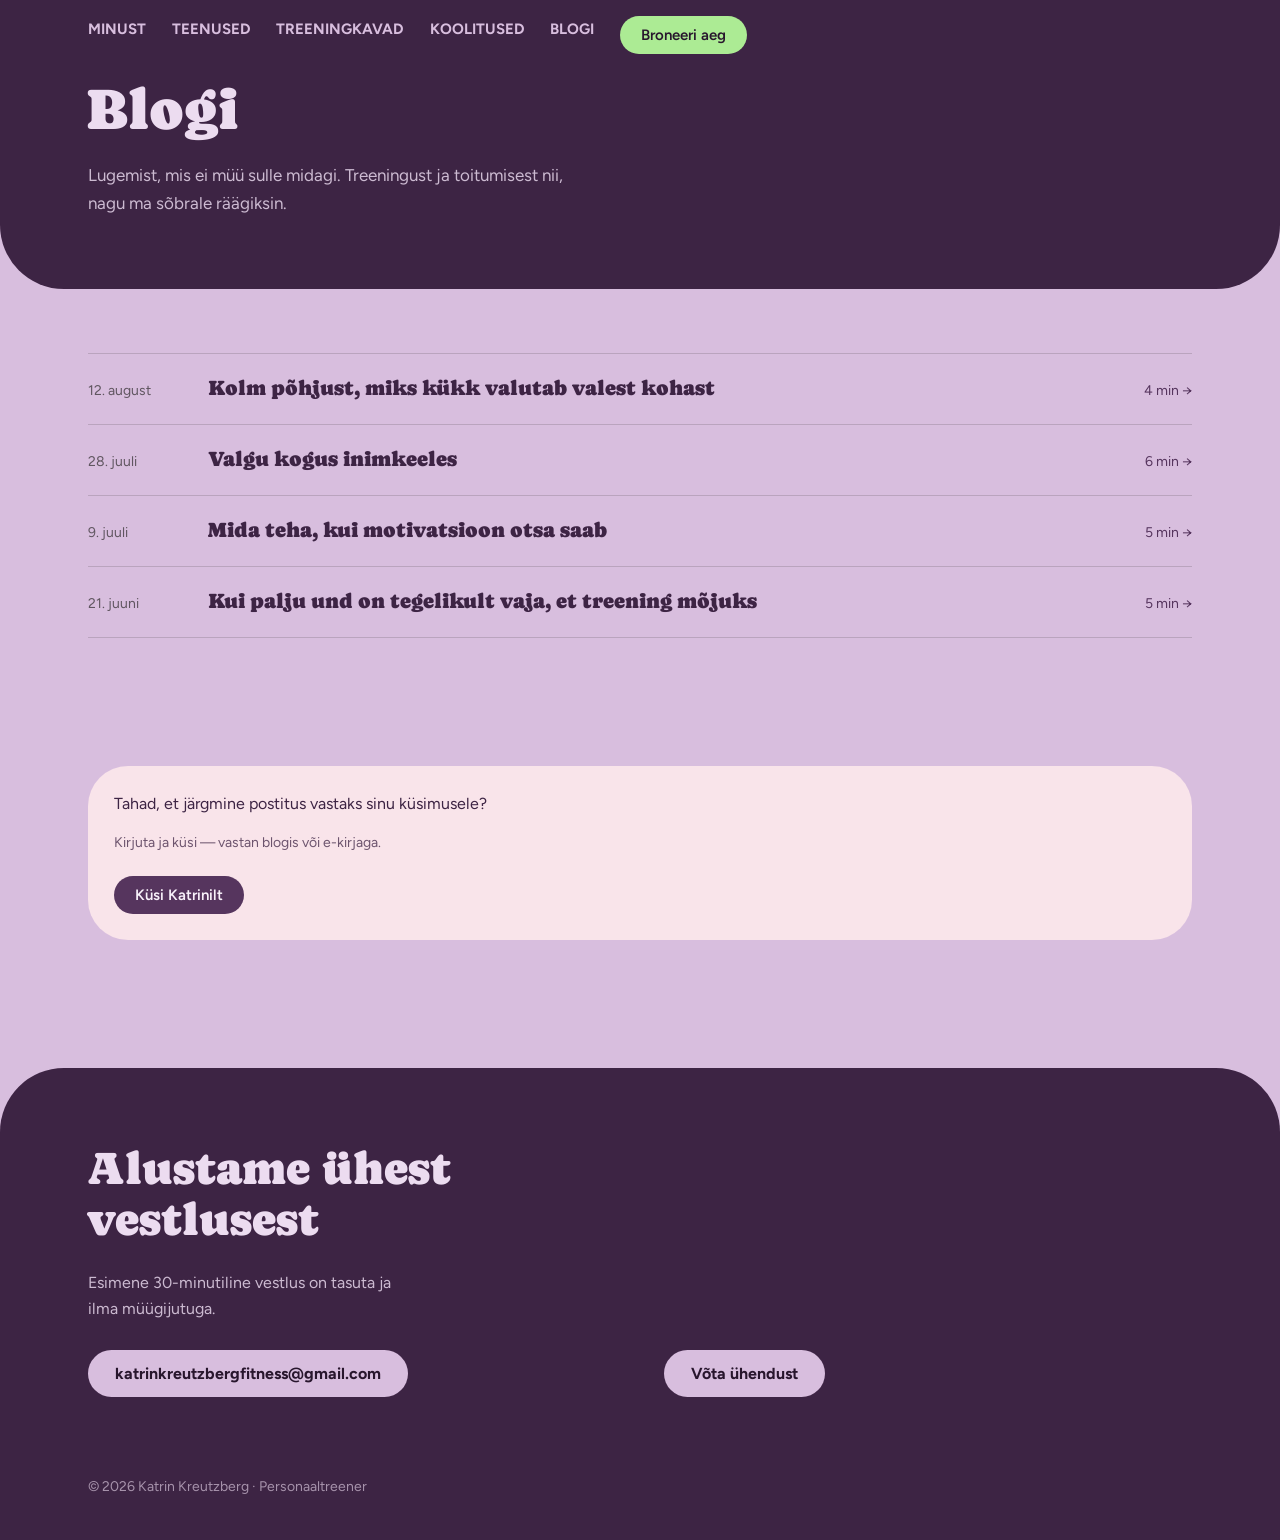
<file: blogi.html>
<!DOCTYPE html>
<html lang="et">
<head>
<meta charset="UTF-8">
<meta name="viewport" content="width=device-width, initial-scale=1.0">
<title>Blogi — Katrin Kreutzberg</title>
<meta name="description" content="Väärt lugemist nii siit kui sealt!">
<link rel="preconnect" href="https://fonts.googleapis.com">
<link rel="preconnect" href="https://fonts.gstatic.com" crossorigin>
<link href="https://fonts.googleapis.com/css2?family=Caprasimo&family=Figtree:wght@400;600;700&display=swap" rel="stylesheet">
<link rel="stylesheet" href="style.css?v=141">
</head>
<body>

<section class="hero dark" style="border-radius:0 0 var(--radius-lg) var(--radius-lg)">
  <nav class="nav">
    <a href="index.html#minust">Minust</a>
    <a href="index.html#teenused">Teenused</a>
      <a href="index.html#treeningkavad">Treeningkavad</a>
    <a href="index.html#koolitused">Koolitused</a>
    <a href="blogi.html">Blogi</a>
    <a href="index.html#kontakt" class="btn btn-green btn-sm">Broneeri aeg</a>
  </nav>
  <div class="wrap" style="padding-bottom:clamp(40px,6vw,72px)">
    <h1 style="font-size:clamp(34px,4.6vw,58px);line-height:1.08;margin-left:-0.028em">Blogi</h1>
    <p class="lead muted" style="max-width:46ch;margin-top:20px">Lugemist, mis ei müü sulle midagi. Treeningust ja toitumisest nii, nagu ma sõbrale räägiksin.</p>
  </div>
</section>

<div class="wrap">
  <section class="section posts">
    <a class="post" href="#">
      <span class="post-date">12. august</span>
      <span class="post-title">Kolm põhjust, miks kükk valutab valest kohast</span>
      <span class="post-min">4 min →</span>
    </a>
    <a class="post" href="#">
      <span class="post-date">28. juuli</span>
      <span class="post-title">Valgu kogus inimkeeles</span>
      <span class="post-min">6 min →</span>
    </a>
    <a class="post" href="#">
      <span class="post-date">9. juuli</span>
      <span class="post-title">Mida teha, kui motivatsioon otsa saab</span>
      <span class="post-min">5 min →</span>
    </a>
    <a class="post" href="#">
      <span class="post-date">21. juuni</span>
      <span class="post-title">Kui palju und on tegelikult vaja, et treening mõjuks</span>
      <span class="post-min">5 min →</span>
    </a>
  </section>

  <section class="section">
    <div class="quotes">
      <div class="quote quote-1">
        <p>Tahad, et järgmine postitus vastaks sinu küsimusele?</p>
        <cite>Kirjuta ja küsi — vastan blogis või e-kirjaga.</cite>
        <p style="margin-top:20px"><a class="btn btn-primary btn-sm" href="index.html#kontakt">Küsi Katrinilt</a></p>
      </div>
    </div>
  </section>
</div>

<section class="contact dark">
  <div class="contact-grid">
    <div>
      <h2>Alustame ühest vestlusest</h2>
      <p class="muted" style="max-width:42ch;margin-top:24px">Esimene 30-minutiline vestlus on tasuta ja ilma müügijutuga.</p>
      <p style="margin-top:28px"><a class="btn btn-light" href="mailto:katrinkreutzbergfitness@gmail.com">katrinkreutzbergfitness@gmail.com</a></p>
    </div>
    <div style="display:flex;align-items:flex-end">
      <a class="btn btn-light" href="index.html#kontakt">Võta ühendust</a>
    </div>
  </div>
  <div class="foot">© 2026 Katrin Kreutzberg · Personaaltreener</div>
</section>

</body>
</html>
</file>
<file: style.css>
/* ==========================================================================
   Katrin Kreutzberg — personaaltreener
   Kujundussüsteem: soe kreem + sügav ploomlilla + salveiroheline
   Ainus stiilifail. Kõik värvid, fondid ja mõõdud tulevad :root muutujatest.
   ========================================================================== */

:root {
  /* ground */
  --bg: #d8bede;
  --surface: #c6f2b5;
  --text: #201e1d;
  --divider: color-mix(in srgb, #201e1d 16%, transparent);

  /* aktsent — ploomlilla */
  --plum-100: #f8f1fa;
  --plum-200: #ecdcf0;
  --plum-300: #d8bede;
  --plum-400: #b995c2;
  --plum-500: #8e6597;
  --plum-600: #714a7a;
  --plum-700: #56355e;
  --plum-800: #3d2444;
  --plum-900: #28162d;

  /* teine hääl — salvei */
  --sage-100: #f0fae1;
  --sage-200: #e1eecc;
  --sage-500: #8fa073;
  --sage-600: #728157;
  --sage-700: #56633f;

  /* rõhuvärv — hele roheline */
  --green: #aceb94;
  --green-hover: #97e07b;
  --pink: #f9e4ea;

  --font-heading: "Caprasimo", Georgia, serif;
  --font-body: "Figtree", system-ui, sans-serif;

  --radius-sm: 16px;
  --radius-md: 28px;
  --radius-lg: clamp(28px, 6vw, 64px);
  --pill: 999px;

  --shadow-sm: 0 1px 2px color-mix(in srgb, #2e2b25 14%, transparent);
  --shadow-md: 0 3px 10px color-mix(in srgb, #2e2b25 16%, transparent);

  --edge: clamp(20px, 5vw, 48px);
  --maxw: 1200px;
}

/* — alus — */
*, *::before, *::after { box-sizing: border-box; }
html { scroll-behavior: smooth; }
@media (prefers-reduced-motion: reduce) { html { scroll-behavior: auto; } }

body {
  margin: 0;
  background: var(--bg);
  color: var(--text);
  font-family: var(--font-body);
  font-size: 16px;
  line-height: 26px;
  text-wrap: pretty;
  overflow-x: clip;
}

h1, h2, h3 {
  font-family: var(--font-heading);
  font-weight: 400;
  line-height: 1.12;
  margin: 0;
}
h2, h3 { color: var(--plum-800); }
.dark h1, .dark h2, .dark h3 { color: inherit; }
p { margin: 0; }
img { display: block; max-width: 100%; }
figure { margin: 0; }
a { color: var(--plum-700); text-underline-offset: 3px; }
a:hover { color: var(--plum-600); }
:focus { outline: none; }
:focus-visible { outline: 2px solid var(--plum-600); outline-offset: 2px; }
::selection { background: var(--plum-200); }

.wrap { max-width: var(--maxw); margin: 0 auto; padding: 0 var(--edge); }
.section { padding: clamp(32px, 5vw, 72px) 0; }
#minust { padding-top: clamp(8px, 1.5vw, 16px); padding-bottom: clamp(12px, 2vw, 24px); }
#teenused { padding-top: clamp(28px, 3vw, 58px); }
#teenused h2 { font-size: clamp(22px, 2.7vw, 34px); }
#treeningkavad { padding-top: clamp(18px, 2.2vw, 34px); }
#koolitused { padding-bottom: clamp(12px, 2vw, 30px); }
#kliendilood { padding: clamp(18px, 2.2vw, 32px) 0; }
#blogi { padding: clamp(16px, 2vw, 30px) 0; }
#kkk { padding: clamp(16px, 2vw, 30px) 0; }
#toimunud { padding-top: clamp(18px, 2.2vw, 34px); }
#oskused { padding: clamp(12px, 1.6vw, 22px) 0; }
#treeningkavad .card h3 { color: var(--plum-800); }
#minust h2 { font-size: clamp(22px, 2.4vw, 31px); }
#minust > div:last-child { margin-top: 34px; }
#minust p { text-align: justify; hyphens: auto; }
.kicker {
  display: block; font-size: 13px; letter-spacing: 0.06em; text-transform: uppercase;
  font-weight: 700; color: var(--plum-700); margin-bottom: 14px;
}
.h-lg { font-size: clamp(28px, 3.4vw, 44px); margin-left: -0.028em; }
.h-md { font-size: clamp(26px, 3.2vw, 40px); margin-left: -0.028em; }
.h-sm { font-size: clamp(24px, 3vw, 34px); margin-left: -0.028em; }
.plum { color: var(--plum-800); }
.lead { font-size: 17px; line-height: 28px; }
.muted { color: color-mix(in srgb, var(--text) 78%, transparent); }
.washed { filter: saturate(0.6) contrast(0.85) brightness(1.1) opacity(0.94); }
.callout {
  margin-top: 24px; padding: 20px 24px; border-radius: var(--radius-md);
  background: var(--surface); color: var(--plum-800); font-weight: 700;
}

/* — nupud — */
.btn {
  display: inline-flex; align-items: center; justify-content: center; gap: 8px;
  font-family: var(--font-body); font-weight: 700; font-size: 16px; line-height: 1.2;
  padding: 13px 26px; border-radius: var(--pill); border: 1.5px solid transparent;
  cursor: pointer; text-decoration: none; transition: background 140ms ease, color 140ms ease;
}
.btn-primary { background: var(--plum-700); color: var(--plum-100); }
.btn-primary:hover { background: var(--plum-600); color: var(--plum-100); }
.btn-primary:active { background: var(--plum-800); }
.btn-outline { background: transparent; color: var(--plum-700); border-color: var(--plum-300); }
.btn-outline:hover { background: var(--plum-100); color: var(--plum-700); }
.btn-ghost { background: transparent; color: var(--plum-700); }
.btn-ghost:hover { background: var(--plum-100); }
.btn-light { background: var(--plum-300); color: var(--plum-900); }
.btn-light:hover { background: var(--plum-200); color: var(--plum-900); }
.btn-green { background: var(--green); color: var(--plum-900); }
.btn-green:hover { background: var(--green-hover); color: var(--plum-900); }
.btn-block { width: 100%; }
.btn-sm { padding: 9px 20px; font-size: 15px; font-weight: 600; }

/* — sildid — */
.tag {
  display: inline-flex; align-items: center; font-size: 13px; font-weight: 600;
  padding: 5px 14px; border-radius: var(--pill);
}
.tag-plum { background: var(--plum-100); color: var(--plum-800); }
.tag-sage { background: var(--sage-200); color: var(--sage-700); }
.tag-outline { border: 1px solid var(--divider); color: color-mix(in srgb, var(--text) 75%, transparent); }
.tag-neutral { background: var(--surface); color: color-mix(in srgb, var(--text) 80%, transparent); }

/* — tume plokk (hero ja kontakt) — */
.dark { background: var(--plum-800); color: var(--plum-200); }
.dark a:not(.btn) { color: var(--plum-300); }
.dark a.btn-light { color: var(--plum-900); }
.dark a.btn-primary { color: var(--plum-100); }
.dark .muted { color: rgba(236, 220, 240, 0.82); }

/* — navigatsioon — */
.nav {
  display: flex; align-items: flex-start; gap: clamp(12px, 2vw, 28px); flex-wrap: nowrap;
  max-width: var(--maxw); margin: 0 auto; padding: 16px var(--edge) 0;
}
.nav .nav-title { font-size: clamp(64px, 8vw, 130px); line-height: 1.06; margin: 0 0 0 -0.028em; margin-right: auto; flex-shrink: 1; min-width: 0; }
.nav-links { display: flex; align-items: center; gap: 10px; flex-shrink: 0; margin-left: auto; padding-top: 12px; }
.nav-links > a:not(.btn) + a:not(.btn)::before {
  content: "·"; margin-right: 10px; color: var(--plum-400); font-weight: 400;
}
.nav-links > a.btn { margin-left: 18px; }
.nav > a, .nav-links > a { color: var(--plum-300); text-decoration: none; font-size: 15px; }
.nav > a:not(.btn), .nav-links > a:not(.btn) { text-transform: uppercase; font-weight: 700; }
.nav > a:hover, .nav-links > a:hover { color: #fff; }
.nav > a.btn, .nav-links > a.btn { color: var(--plum-900); white-space: nowrap; }

/* — hero — */
.hero { overflow: hidden; }
.hero-role {
  font-size: clamp(26px, 3.2vw, 46px);
  line-height: 1.1; text-transform: uppercase; letter-spacing: 0.22em;
  color: var(--plum-200);
}
.hero-role-sub {
  margin-top: 10px; font-size: clamp(14px, 1.5vw, 19px);
  text-transform: uppercase; letter-spacing: 0.3em;
  color: rgba(236, 220, 240, 0.72);
}
.hero-grid {
  max-width: var(--maxw); margin: 0 auto;
  padding: clamp(20px, 3vw, 36px) var(--edge) clamp(40px, 5vw, 72px);
  display: grid; grid-template-columns: minmax(0, 6fr) minmax(0, 5fr);
  gap: clamp(32px, 5vw, 48px) clamp(32px, 5vw, 72px); align-items: center;
}
.hero h1 { font-size: clamp(38px, 5.4vw, 72px); line-height: 1.06; margin: 24px 0 0 -0.028em; }
.hero-photo { position: relative; align-self: start; }
.hero-photo::before {
  content: ""; position: absolute; top: -18px; right: -18px; width: 180px; height: 180px;
  border-radius: 50%; background: var(--sage-600); opacity: 0.5;
}
.hero-photo figure {
  position: relative; border-radius: 50%; overflow: hidden;
  width: min(360px, 100%); margin-left: auto; aspect-ratio: 1;
}
.hero-photo img { width: 100%; height: 100%; object-fit: cover; }
.row { display: flex; gap: 13px; flex-wrap: wrap; margin-top: 32px; }

/* — pildikohad (kuni päris fotod tulevad) — */
.ph { background: var(--surface); }

/* — numbrid — */
.stats { display: grid; grid-template-columns: repeat(auto-fit, minmax(190px, 1fr)); gap: 20px; }
.stat { background: var(--surface); border-radius: var(--radius-md); padding: 24px; text-align: center; }
.stat b { display: block; font-family: var(--font-heading); font-weight: 400; font-size: 32px; line-height: 38px; color: var(--plum-700); }
.stat .sage { color: var(--sage-700); }
.stat span { display: block; font-size: 14px; font-weight: 700; margin-top: 6px; color: var(--plum-800); }
.stat-link { display: inline-block; margin-top: 6px; color: var(--plum-600); text-decoration: none; }
.stat-link:hover { color: var(--plum-700); text-decoration: underline; }

/* — kaks veergu — */
.split {
  display: grid; grid-template-columns: repeat(auto-fit, minmax(min(100%, 300px), 1fr));
  gap: clamp(28px, 4vw, 40px) clamp(32px, 5vw, 72px); align-items: start;
}
.split figure { border-radius: 40px; overflow: hidden; }
.split figure img { width: 100%; aspect-ratio: 5 / 6; object-fit: cover; }
.ticks { list-style: none; margin: 24px 0 0; padding: 0; display: grid; gap: 12px; }
.ticks li { display: flex; gap: 12px; align-items: flex-start; }
.ticks i { width: 12px; height: 12px; border-radius: 50%; background: var(--plum-800); margin-top: 8px; flex: none; }
.ticks-green i { background: var(--sage-600); margin-top: 5px; }
.ticks-green {
  gap: 6px; background: var(--pink); color: var(--plum-800); font-weight: 700;
  padding: 20px 24px; border-radius: var(--radius-md);
}
.ticks-green li { line-height: 22px; }

/* — tabel — */
.table-scroll { overflow-x: auto; border-radius: var(--radius-sm); }
.table { width: 100%; min-width: 620px; border-collapse: collapse; font-size: 16px; }
.table th {
  text-align: left; font-family: var(--font-body); font-size: 13px; font-weight: 700;
  letter-spacing: 0.06em; text-transform: uppercase; color: var(--plum-700);
  padding: 14px 16px; background: var(--surface);
}
.table th:first-child { border-radius: var(--radius-sm) 0 0 0; }
.table th:last-child { border-radius: 0 var(--radius-sm) 0 0; }
.table td { padding: 18px 16px; border-bottom: 1px solid var(--divider); vertical-align: top; }
.table tr:last-child td { border-bottom: none; }
.table .nowrap { white-space: nowrap; color: var(--plum-800); font-weight: 700; }
.table .name { font-weight: 700; color: var(--plum-800); }
/* — avanevad hinnagrupid — */
.pricegroup { border-bottom: 1px solid var(--divider); }
.pricegroup > summary {
  display: flex; align-items: center; justify-content: space-between; gap: 20px;
  padding: 22px 0; cursor: pointer; list-style: none;
}
.pg-head {
  display: flex; align-items: center; gap: 18px; flex-wrap: wrap; flex: 1 1 auto;
}
.pg-head .tag {
  font-size: 14px; padding: 9px 20px; flex: none;
  text-transform: uppercase; letter-spacing: 0.06em; font-weight: 700;
}
.pg-desc { font-size: 15px; line-height: 22px; color: color-mix(in srgb, var(--plum-800) 82%, transparent); }
.alert { color: #b3261e; font-weight: 700; }
.reval-logo {
  display: inline-block; height: 1.5em; width: auto;
  vertical-align: -0.4em; border-radius: 4px; margin-left: 2px;
}
.regains-logo {
  display: inline-block; height: 1.5em; width: auto;
  vertical-align: -0.4em; border-radius: 4px;
}
.pricegroup > summary::-webkit-details-marker { display: none; }
.pricegroup > summary i {
  font-style: normal; font-size: 20px; color: var(--plum-700);
  transition: transform 160ms ease; flex: none;
}
.pricegroup[open] > summary i { transform: rotate(45deg); }
.pricegroup > summary:hover .tag { background: var(--plum-200); }
.pricegroup .table-scroll { padding-bottom: 12px; }
.price-table .muted strong { display: inline-block; margin-top: 6px; color: var(--plum-800); }
.price-table { table-layout: fixed; min-width: 620px; }
.price-table td:nth-child(1) { width: 28%; }
.price-table td:nth-child(2) { width: 40%; }
.price-table td:nth-child(3) { width: 14%; }
.price-table td:nth-child(4) { width: 18%; }
.price-table tr:last-child td { border-bottom: none; }

/* — kaardid — */
.cards { display: grid; grid-template-columns: repeat(auto-fit, minmax(260px, 1fr)); gap: 20px; }
.card {
  display: flex; flex-direction: column; gap: 10px; background: var(--surface);
  border-radius: var(--radius-md); padding: 28px; box-shadow: var(--shadow-sm);
}
.card-kicker { font-size: 13px; font-weight: 600; letter-spacing: 0.04em; color: var(--plum-700); }
.card h3 { font-size: 22px; }
.card p { font-size: 16px; color: color-mix(in srgb, var(--text) 80%, transparent); }
.card .price { font-family: var(--font-heading); font-size: 26px; color: var(--plum-700); margin-top: 4px; }
.card .btn { margin-top: auto; }

/* koolituste kaardid — hele lilla */
#koolitused .card { background: var(--plum-100); }

/* toimunud koolitused — tume lilla */
#toimunud .card { background: var(--plum-800); }
#toimunud .card h3 { color: var(--plum-200); }
#toimunud .card p { color: rgba(236, 220, 240, 0.82); }
#toimunud .card-kicker { color: rgba(236, 220, 240, 0.7); }

/* — kükimäng — */
.game { background: #e2f7d5; margin: clamp(24px, 3.5vw, 48px) 0; padding: clamp(24px, 3.5vw, 44px) 0; border-radius: var(--radius-lg); }
.game .kicker { color: var(--sage-700); }
.game-grid {
  max-width: var(--maxw); margin: 0 auto; padding: 0 var(--edge);
  display: grid; grid-template-columns: repeat(auto-fit, minmax(min(100%, 300px), 1fr));
  gap: clamp(18px, 2.5vw, 28px); align-items: start;
}
.panel { background: var(--bg); border-radius: var(--radius-md); padding: clamp(18px, 2.2vw, 26px); }
.game-stage { min-height: 140px; display: flex; flex-direction: column; align-items: flex-start; justify-content: center; gap: 20px; }
.game-row { display: flex; align-items: center; gap: 24px; flex-wrap: wrap; }
.game-count { font-family: var(--font-heading); font-size: 40px; line-height: 44px; color: var(--plum-700); }
.game-unit { font-size: 13px; letter-spacing: 0.06em; text-transform: uppercase; font-weight: 600; color: color-mix(in srgb, var(--text) 70%, transparent); }
.figure { font-size: 44px; display: inline-block; }
.figure.jump { animation: kykk 260ms ease; }
@keyframes kykk {
  0% { transform: translateY(0) scaleY(1); }
  40% { transform: translateY(14px) scaleY(0.78); }
  100% { transform: translateY(0) scaleY(1); }
}
.board { list-style: none; margin: 0; padding: 0; display: grid; gap: 8px; }
.board li { display: flex; justify-content: space-between; gap: 12px; font-size: 15px; padding: 8px 0; border-bottom: 1px solid var(--divider); }
.board b { font-variant-numeric: tabular-nums; color: var(--plum-700); }
.board .empty { border: none; color: color-mix(in srgb, var(--text) 60%, transparent); }

/* — väljad — */
.input {
  width: 100%; font: inherit; font-size: 16px; padding: 12px 18px;
  border: 1px solid var(--divider); border-radius: var(--pill);
  background: var(--bg); color: var(--text); caret-color: var(--plum-600);
}
textarea.input { border-radius: var(--radius-md); resize: vertical; }
.input:focus-visible { border-color: var(--plum-600); outline-offset: 0; }
.field { display: grid; gap: 6px; }
.field label { font-size: 14px; color: color-mix(in srgb, var(--text) 72%, transparent); }
.dark .field label { color: rgba(236, 220, 240, 0.8); }
.dark .input { background: rgba(248, 241, 250, 0.08); border-color: rgba(248, 241, 250, 0.3); color: var(--plum-200); }
.dark .input::placeholder { color: rgba(236, 220, 240, 0.5); }

/* — kliendilood — */
.quotes { display: grid; grid-template-columns: repeat(auto-fit, minmax(260px, 1fr)); gap: 20px; align-items: stretch; }
.readmore summary {
  display: inline-block; margin-top: 12px; cursor: pointer; list-style: none;
  font-weight: 700; font-size: 13px; color: var(--plum-700);
  text-decoration: underline; text-underline-offset: 3px;
}
.readmore summary::-webkit-details-marker { display: none; }
.readmore summary::after { content: "Loe edasi →"; }
.readmore[open] summary::after { content: "Näita vähem ↑"; }
.readmore summary:hover { color: var(--plum-900); }
.readmore p { margin-top: 12px; }
.quote { border-radius: 40px; padding: 26px; }
.quote p { font-size: 16px; line-height: 24px; font-weight: 400; color: var(--plum-800); }
.quote cite { display: block; margin-top: 14px; font-size: 14px; font-style: normal; color: color-mix(in srgb, var(--plum-800) 75%, transparent); }
.quote-2 p { font-size: 15px; line-height: 22px; }
.quote-1 { background: var(--pink); }
.quote-2 { background: var(--pink); }
.quote-3 { background: var(--pink); }

/* — KKK — */
.faq { display: grid; gap: 4px; }
.faq details { border-bottom: 1px solid var(--divider); padding: 12px 0; }
.faq summary {
  display: flex; justify-content: space-between; gap: 16px; cursor: pointer;
  font-family: var(--font-heading); font-size: 16px; line-height: 22px; list-style: none;
  color: var(--plum-800);
}
.faq summary::-webkit-details-marker { display: none; }
.faq summary i { color: var(--plum-700); flex: none; font-style: normal; transition: transform 160ms ease; }
.faq details[open] summary i { transform: rotate(45deg); }
.faq p { margin-top: 12px; max-width: 60ch; color: color-mix(in srgb, var(--plum-800) 85%, transparent); }

/* — galerii — */
.gallery { display: grid; grid-template-columns: repeat(auto-fit, minmax(min(100%, 260px), 1fr)); gap: clamp(12px, 1.6vw, 18px); }
.gallery figure { border-radius: 24px; overflow: hidden; }
.gallery img { width: 100%; aspect-ratio: 4 / 5; object-fit: cover; }
.gallery .wide { grid-column: span 2; }
.gallery .wide img { aspect-ratio: 2 / 1; }

/* Instagrami postitused */
.ig-title {
  display: inline-flex; align-items: center; gap: 12px;
  color: var(--plum-800); text-decoration: none;
}
.ig-title:hover { color: var(--plum-600); }
.ig-title svg { width: 0.9em; height: 0.9em; flex: none; }
.ig-grid { display: grid; grid-template-columns: repeat(auto-fit, minmax(min(100%, 300px), 1fr)); gap: 20px; }
.ig-item { height: 600px; overflow: hidden; border-radius: 12px; background: #fff; }
.ig-item .instagram-media { min-width: 0 !important; width: 100% !important; margin: 0 !important; border: none !important; box-shadow: none !important; border-radius: 0 !important; }

/* — blogi read — */
.posts { display: grid; }
.post {
  display: flex; flex-wrap: wrap; gap: 8px 24px; align-items: baseline;
  padding: 20px 0; border-top: 1px solid var(--divider);
  text-decoration: none; color: inherit;
}
.posts .post:last-child { border-bottom: 1px solid var(--divider); }
.post:hover .post-title { color: var(--plum-600); }
.post-date { font-size: 14px; color: color-mix(in srgb, var(--text) 65%, transparent); flex: none; min-width: 96px; }
.post-title { font-family: var(--font-heading); font-size: 21px; line-height: 28px; flex: 1 1 240px; color: var(--plum-800); }
.post-min { font-size: 14px; color: var(--plum-700); flex: none; margin-left: auto; }

/* — kontakt ja jalus — */
.contact { border-radius: var(--radius-lg) var(--radius-lg) 0 0; margin-top: clamp(32px, 5vw, 72px); }
.contact-grid {
  max-width: var(--maxw); margin: 0 auto; padding: clamp(40px, 6vw, 88px) var(--edge);
  display: grid; grid-template-columns: repeat(auto-fit, minmax(280px, 1fr)); gap: 48px;
}
.contact h2 { font-size: clamp(28px, 3.6vw, 46px); line-height: 1.1; margin-left: -0.028em; }
.contact form { display: grid; gap: 16px; }
.foot { max-width: var(--maxw); margin: 0 auto; padding: 0 var(--edge) 40px; font-size: 14px; color: rgba(236, 220, 240, 0.6); }

/* — mobiil — */
@media (max-width: 860px) {
  .hero-grid { grid-template-columns: 1fr; }
  .hero-photo figure { margin: 0 auto; }
  .hero-photo::before { width: 120px; height: 120px; }
  .nav { gap: 10px 16px; flex-wrap: wrap; }
  .nav .nav-title { flex: 1 1 100%; margin-right: 0; }
  .nav-links { flex-wrap: wrap; padding-top: 0; }
}
@media (max-width: 560px) {
  body { font-size: 16px; }
  .card { padding: 22px; }
  .quote { padding: 24px; border-radius: 28px; }
  .post-min { margin-left: 0; }
}

/* — kerimisel püsiv menüüriba — */
.stickybar {
  border-radius: 0 0 var(--radius-lg) var(--radius-lg);
  position: sticky; top: 0; z-index: 50;
  background: var(--plum-800);
  box-shadow: 0 2px 12px color-mix(in srgb, #28162d 22%, transparent);
}
.stickybar-inner {
  max-width: var(--maxw); margin: 0 auto;
  padding: 10px var(--edge);
  display: flex; align-items: center; gap: 16px; flex-wrap: wrap;
}
.stickybar-name {
  font-family: var(--font-heading); font-size: 21px; line-height: 1.1;
  color: var(--plum-300); text-decoration: none; margin-right: auto;
}
.stickybar-name:hover { color: #fff; }
.stickybar .nav-links { padding-top: 0; }
/* ankrud ei jää riba taha peitu */
section[id], details[id] { scroll-margin-top: 76px; }
</file>
